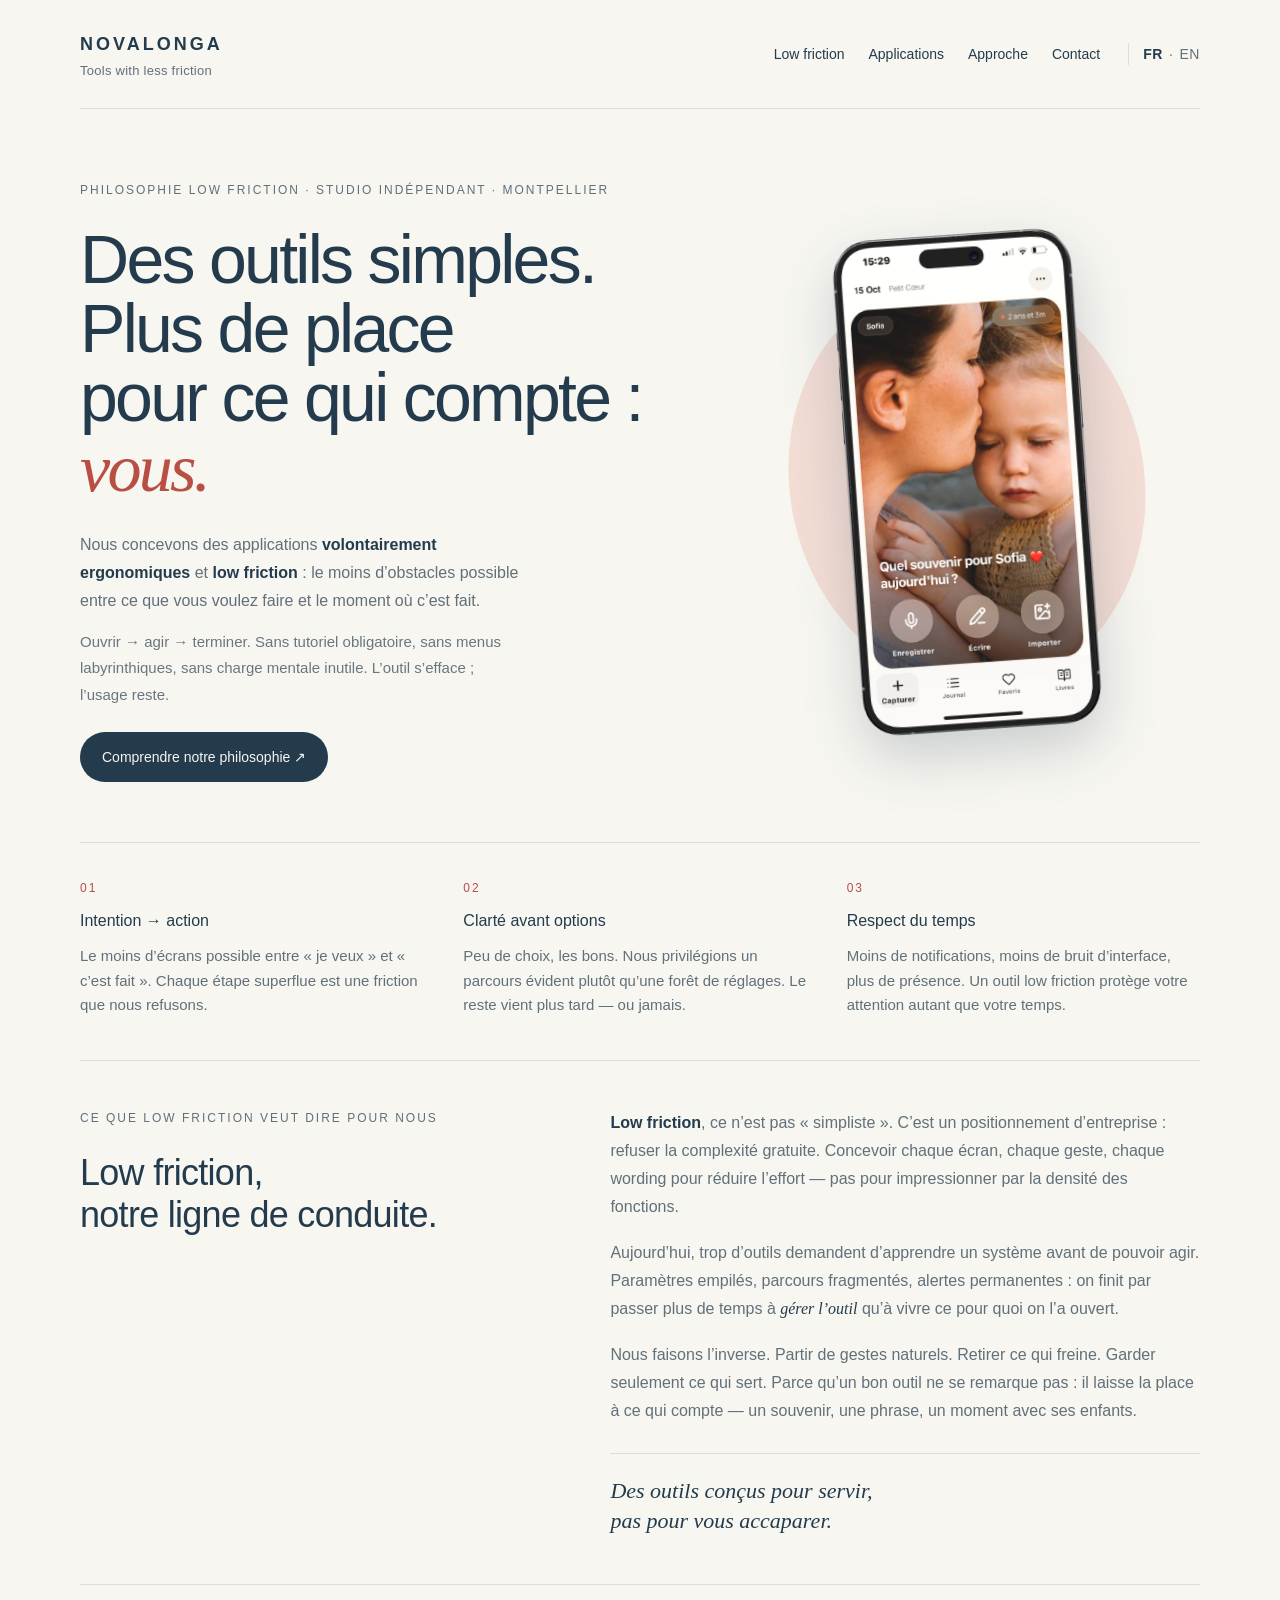
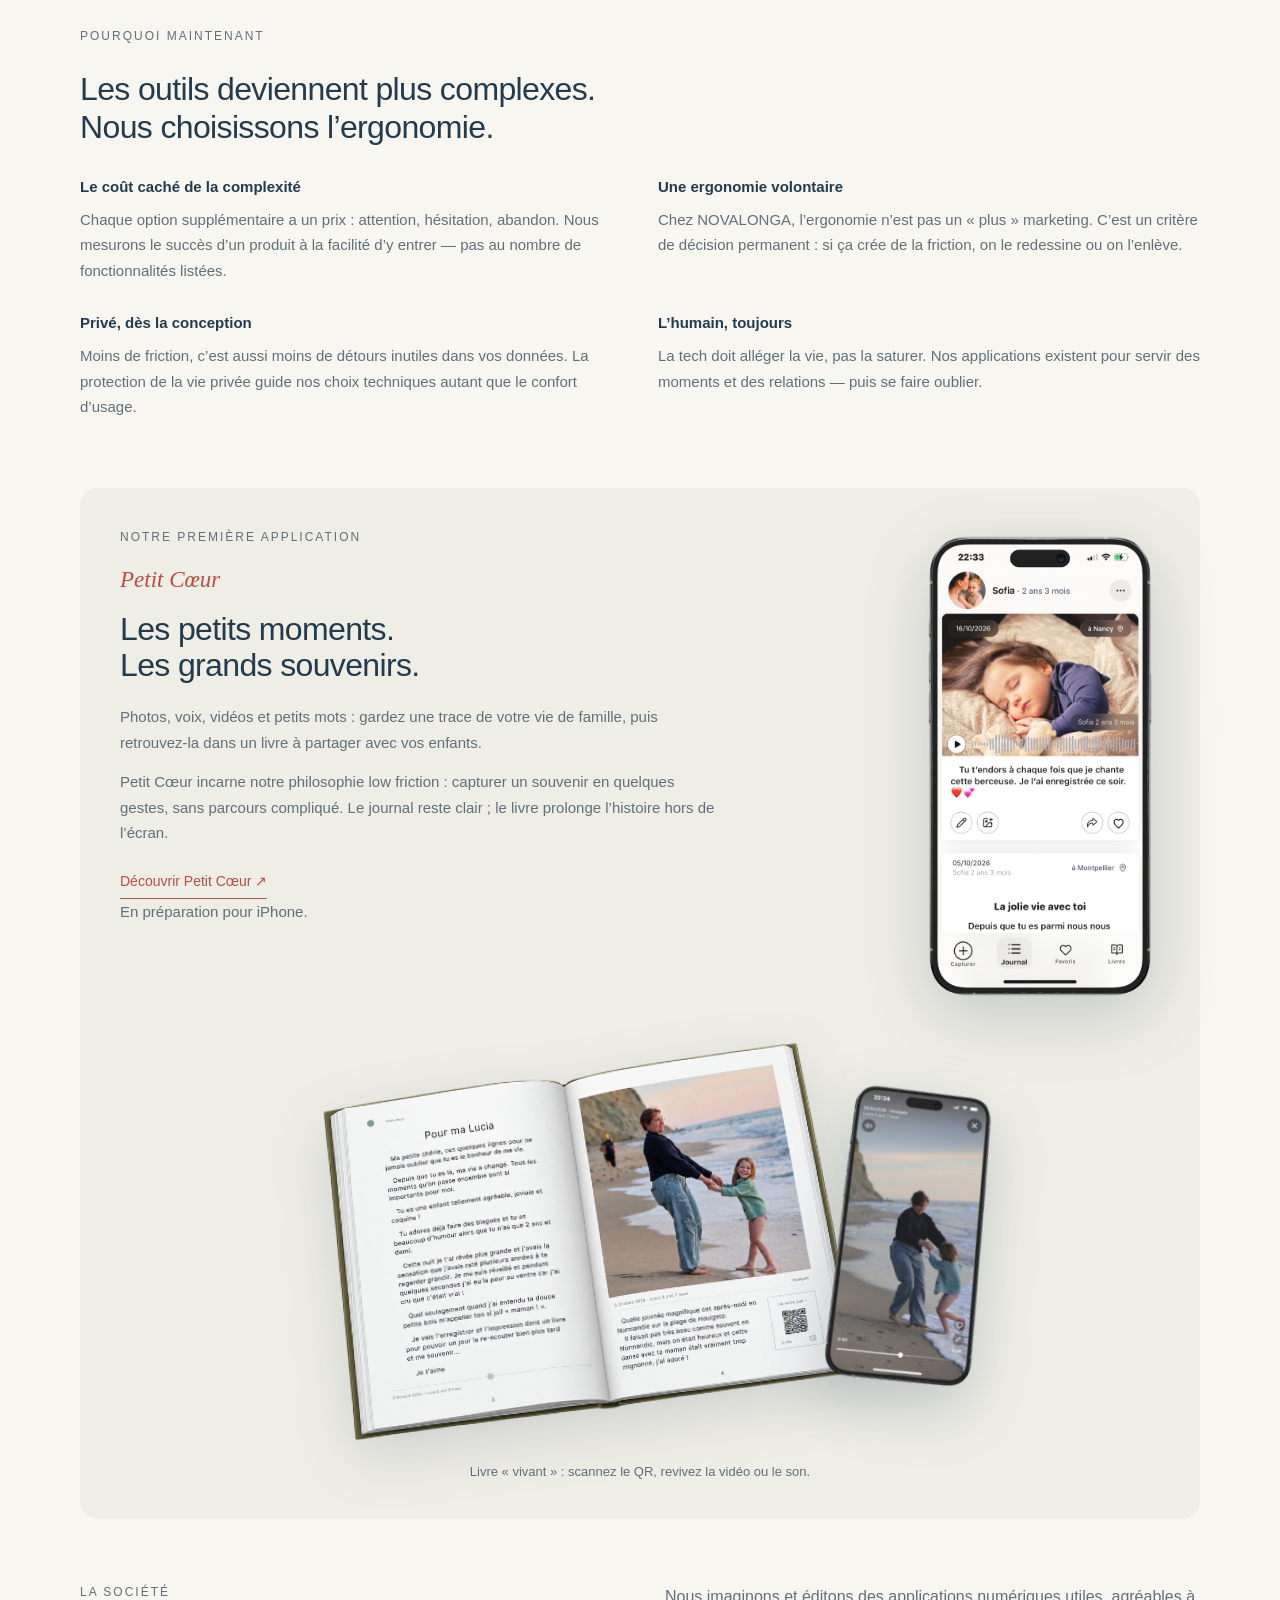
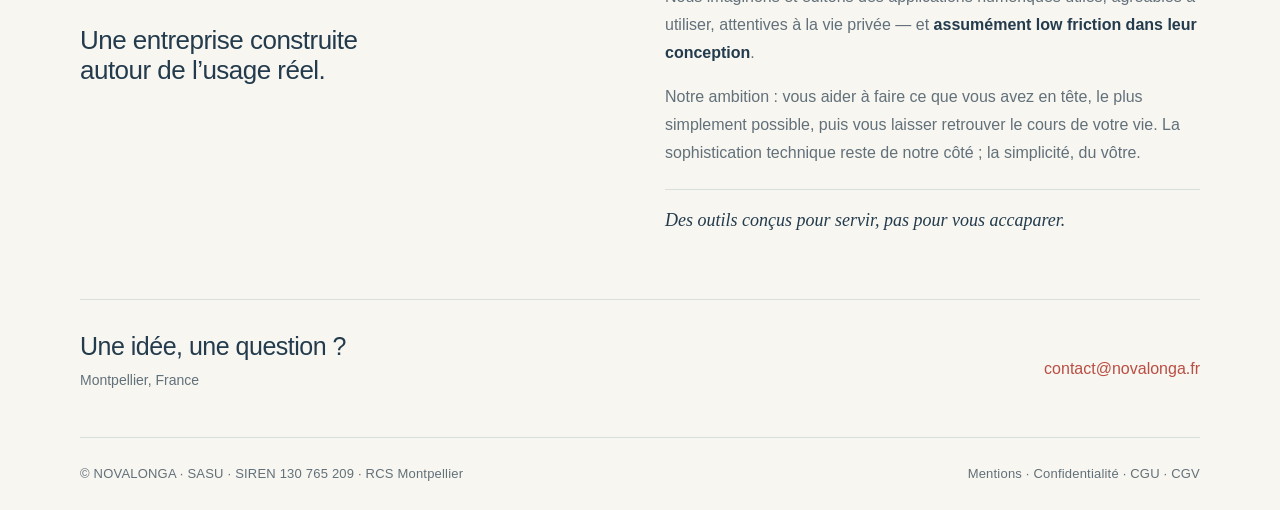
<file: index.html>
<!doctype html>
<html lang="fr">
  <head>
    <meta charset="utf-8" />
    <link rel="icon" href="/favicon.svg" type="image/svg+xml" />
    <link rel="icon" href="/favicon.ico" sizes="any" />
    <link rel="apple-touch-icon" href="/apple-touch-icon.png" />
    <meta name="viewport" content="width=device-width, initial-scale=1" />
    <title>NOVALONGA — Outils low friction · Montpellier</title>
    <meta
      name="description"
      content="NOVALONGA conçoit des applications volontairement ergonomiques et low friction. Moins d’obstacles entre l’intention et l’action. Éditeur de Petit Cœur. SASU à Montpellier."
    />
    <meta name="theme-color" content="#f7f6f1" />
    <link rel="canonical" href="https://novalonga.fr/" />
    <link rel="alternate" hreflang="fr" href="https://novalonga.fr/" />
    <link rel="alternate" hreflang="en" href="https://novalonga.fr/en/" />
    <link rel="stylesheet" href="css/site.css" />
  </head>
  <body>
    <div class="wrap">
      <header class="site-header">
        <a class="brand-block" href="#top">
          <span class="brand">NOVALONGA</span>
          <span class="brand-tag">Tools with less friction</span>
        </a>
        <nav class="site-nav" aria-label="Navigation">
          <a href="#low-friction">Low friction</a>
          <a href="#projet">Applications</a>
          <a href="#approche">Approche</a>
          <a href="#contact">Contact</a>
          <span class="lang-switch" aria-label="Langue">
            <span class="lang-current">FR</span>
            <span aria-hidden="true">·</span>
            <a href="en/index.html">EN</a>
          </span>
        </nav>
      </header>

      <main id="top">
        <section class="hero" aria-labelledby="hero-title">
          <div>
            <div class="eyebrow">
              Philosophie low friction · Studio indépendant · Montpellier
            </div>
            <h1 id="hero-title">
              Des outils simples.<br />
              Plus de place<br />
              pour ce qui compte : <em>vous.</em>
            </h1>
            <p class="hero-lead">
              Nous concevons des applications
              <strong>volontairement ergonomiques</strong> et
              <strong>low friction</strong> : le moins d’obstacles possible
              entre ce que vous voulez faire et le moment où c’est fait.
            </p>
            <p class="hero-sub">
              Ouvrir → agir → terminer. Sans tutoriel obligatoire, sans menus
              labyrinthiques, sans charge mentale inutile. L’outil s’efface ;
              l’usage reste.
            </p>
            <a class="action" href="#low-friction"
              >Comprendre notre philosophie ↗</a
            >
          </div>
          <div class="art">
            <div class="halo" aria-hidden="true"></div>
            <figure class="phone-frame">
              <img
                src="assets/hero-phone.png"
                width="678"
                height="1400"
                alt="Écran Petit Cœur : capturer un souvenir en trois gestes"
                loading="eager"
                decoding="async"
              />
            </figure>
          </div>
        </section>

        <section class="principles" aria-label="Nos principes low friction">
          <div>
            <span class="pillar-num" aria-hidden="true">01</span>
            <h3>Intention → action</h3>
            <p>
              Le moins d’écrans possible entre « je veux » et « c’est fait ».
              Chaque étape superflue est une friction que nous refusons.
            </p>
          </div>
          <div>
            <span class="pillar-num" aria-hidden="true">02</span>
            <h3>Clarté avant options</h3>
            <p>
              Peu de choix, les bons. Nous privilégions un parcours évident
              plutôt qu’une forêt de réglages. Le reste vient plus tard — ou
              jamais.
            </p>
          </div>
          <div>
            <span class="pillar-num" aria-hidden="true">03</span>
            <h3>Respect du temps</h3>
            <p>
              Moins de notifications, moins de bruit d’interface, plus de
              présence. Un outil low friction protège votre attention autant
              que votre temps.
            </p>
          </div>
        </section>

        <section
          class="manifesto"
          id="low-friction"
          aria-labelledby="manifesto-title"
        >
          <div class="manifesto-intro">
            <div class="eyebrow">Ce que low friction veut dire pour nous</div>
            <h2 id="manifesto-title">
              Low friction,<br />
              notre ligne de conduite.
            </h2>
          </div>
          <div class="manifesto-body">
            <p>
              <strong>Low friction</strong>, ce n’est pas « simpliste ». C’est
              un positionnement d’entreprise : refuser la complexité gratuite.
              Concevoir chaque écran, chaque geste, chaque wording pour réduire
              l’effort — pas pour impressionner par la densité des fonctions.
            </p>
            <p>
              Aujourd’hui, trop d’outils demandent d’apprendre un système avant
              de pouvoir agir. Paramètres empilés, parcours fragmentés, alertes
              permanentes : on finit par passer plus de temps à
              <em>gérer l’outil</em> qu’à vivre ce pour quoi on l’a ouvert.
            </p>
            <p>
              Nous faisons l’inverse. Partir de gestes naturels. Retirer ce qui
              freine. Garder seulement ce qui sert. Parce qu’un bon outil ne se
              remarque pas : il laisse la place à ce qui compte — un souvenir,
              une phrase, un moment avec ses enfants.
            </p>
            <p class="manifesto-pull">
              Des outils conçus pour servir,<br />
              pas pour vous accaparer.
            </p>
          </div>
        </section>

        <section class="why" aria-labelledby="why-title">
          <div>
            <div class="eyebrow">Pourquoi maintenant</div>
            <h2 id="why-title">
              Les outils deviennent plus complexes.<br />
              Nous choisissons l’ergonomie.
            </h2>
          </div>
          <div class="why-grid">
            <div>
              <h3>Le coût caché de la complexité</h3>
              <p>
                Chaque option supplémentaire a un prix : attention, hésitation,
                abandon. Nous mesurons le succès d’un produit à la facilité
                d’y entrer — pas au nombre de fonctionnalités listées.
              </p>
            </div>
            <div>
              <h3>Une ergonomie volontaire</h3>
              <p>
                Chez NOVALONGA, l’ergonomie n’est pas un « plus » marketing.
                C’est un critère de décision permanent : si ça crée de la
                friction, on le redessine ou on l’enlève.
              </p>
            </div>
            <div>
              <h3>Privé, dès la conception</h3>
              <p>
                Moins de friction, c’est aussi moins de détours inutiles dans
                vos données. La protection de la vie privée guide nos choix
                techniques autant que le confort d’usage.
              </p>
            </div>
            <div>
              <h3>L’humain, toujours</h3>
              <p>
                La tech doit alléger la vie, pas la saturer. Nos applications
                existent pour servir des moments et des relations — puis se
                faire oublier.
              </p>
            </div>
          </div>
        </section>

        <section class="project" id="projet" aria-labelledby="projet-title">
          <div class="project-top">
            <div class="project-copy">
              <div class="eyebrow">Notre première application</div>
              <div class="pc">Petit Cœur</div>
              <h2 id="projet-title">
                Les petits moments.<br />
                Les grands souvenirs.
              </h2>
              <p>
                Photos, voix, vidéos et petits mots : gardez une trace de votre
                vie de famille, puis retrouvez-la dans un livre à partager avec
                vos enfants.
              </p>
              <p class="project-extra">
                Petit Cœur incarne notre philosophie low friction : capturer un
                souvenir en quelques gestes, sans parcours compliqué. Le journal
                reste clair ; le livre prolonge l’histoire hors de l’écran.
              </p>
              <a
                class="project-link"
                href="https://petitcoeur.app"
                target="_blank"
                rel="noopener noreferrer"
                >Découvrir Petit Cœur ↗</a
              >
              <p class="project-note">En préparation pour iPhone.</p>
            </div>
            <figure class="app-phone">
              <img
                src="assets/pc-journal-phone.png"
                width="605"
                height="1200"
                alt="Journal Petit Cœur : souvenir avec audio berceuse"
                loading="lazy"
                decoding="async"
              />
            </figure>
          </div>
          <div
            class="project-bottom"
            aria-label="Livre vivant et lecture vidéo après scan du QR"
          >
            <figure class="book-photo">
              <img
                src="assets/pc-livre.png"
                width="1100"
                height="752"
                alt="Livre Petit Cœur ouvert : page droite avec photo et QR code"
                loading="lazy"
                decoding="async"
              />
            </figure>
            <figure class="video-phone">
              <img
                src="assets/pc-video-qr.png"
                width="792"
                height="1400"
                alt="Lecture vidéo sur mobile après scan du QR code du livre"
                loading="lazy"
                decoding="async"
              />
            </figure>
          </div>
          <p class="visual-caption">
            Livre « vivant » : scannez le QR, revivez la vidéo ou le son.
          </p>
        </section>

        <section class="about" id="approche" aria-labelledby="about-title">
          <div>
            <div class="eyebrow">La société</div>
            <h2 id="about-title">
              Une entreprise construite<br />
              autour de l’usage réel.
            </h2>
          </div>
          <div class="about-copy">
            <p>
              Nous imaginons et éditons des applications numériques utiles,
              agréables à utiliser, attentives à la vie privée — et
              <strong
                >assumément low friction dans leur conception</strong
              >.
            </p>
            <p>
              Notre ambition : vous aider à faire ce que vous avez en tête, le
              plus simplement possible, puis vous laisser retrouver le cours de
              votre vie. La sophistication technique reste de notre côté ; la
              simplicité, du vôtre.
            </p>
            <p class="signature">
              Des outils conçus pour servir, pas pour vous accaparer.
            </p>
          </div>
        </section>

        <section class="contact" id="contact" aria-labelledby="contact-title">
          <div>
            <h2 id="contact-title">Une idée, une question ?</h2>
            <p class="meta">Montpellier, France</p>
          </div>
          <div>
            <a class="mail" href="mailto:contact@novalonga.fr"
              >contact@novalonga.fr</a
            >
          </div>
        </section>
      </main>

      <footer class="site-footer">
        <span
          >© NOVALONGA · SASU · SIREN 130 765 209 · RCS Montpellier</span
        >
        <span>
          <a href="mentions-legales.html">Mentions</a>
          ·
          <a href="confidentialite.html">Confidentialité</a>
          ·
          <a href="cgu.html">CGU</a>
          ·
          <a href="cgv.html">CGV</a>
        </span>
      </footer>
    </div>
  </body>
</html>
</file>
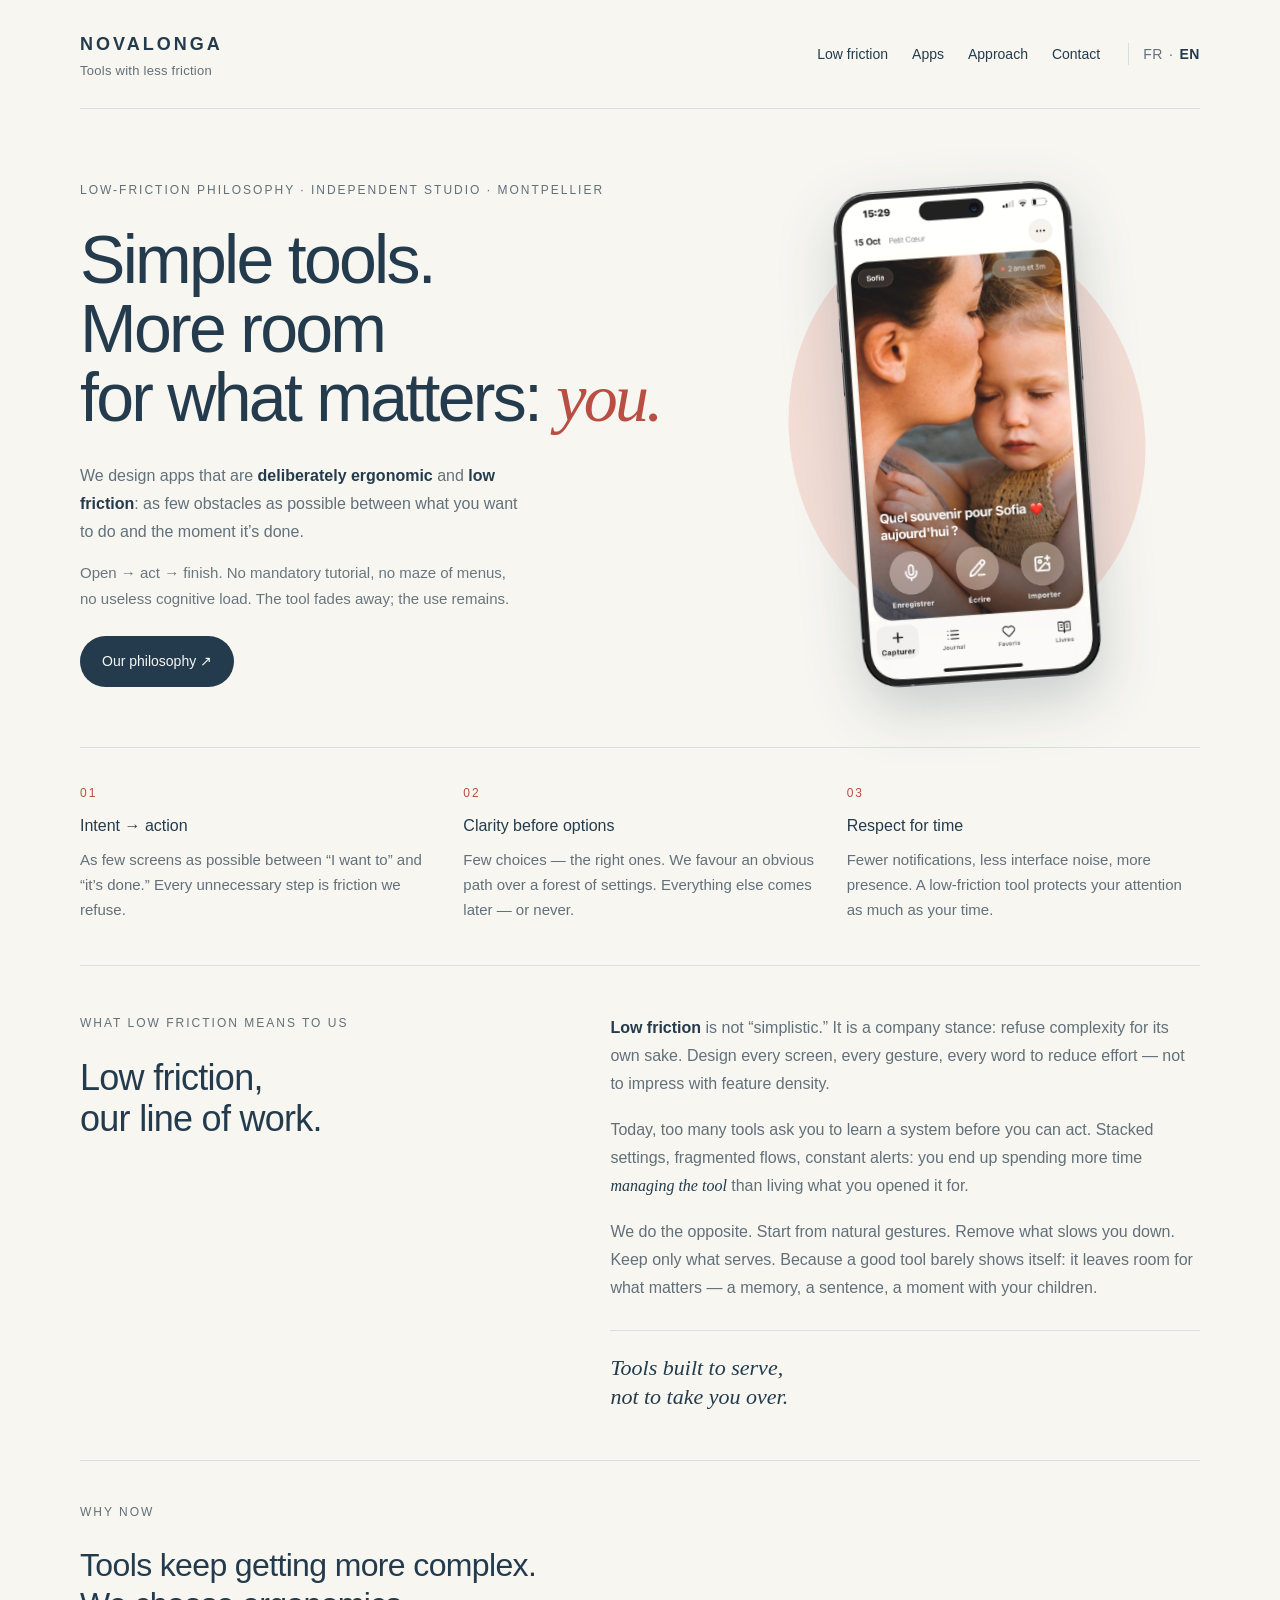
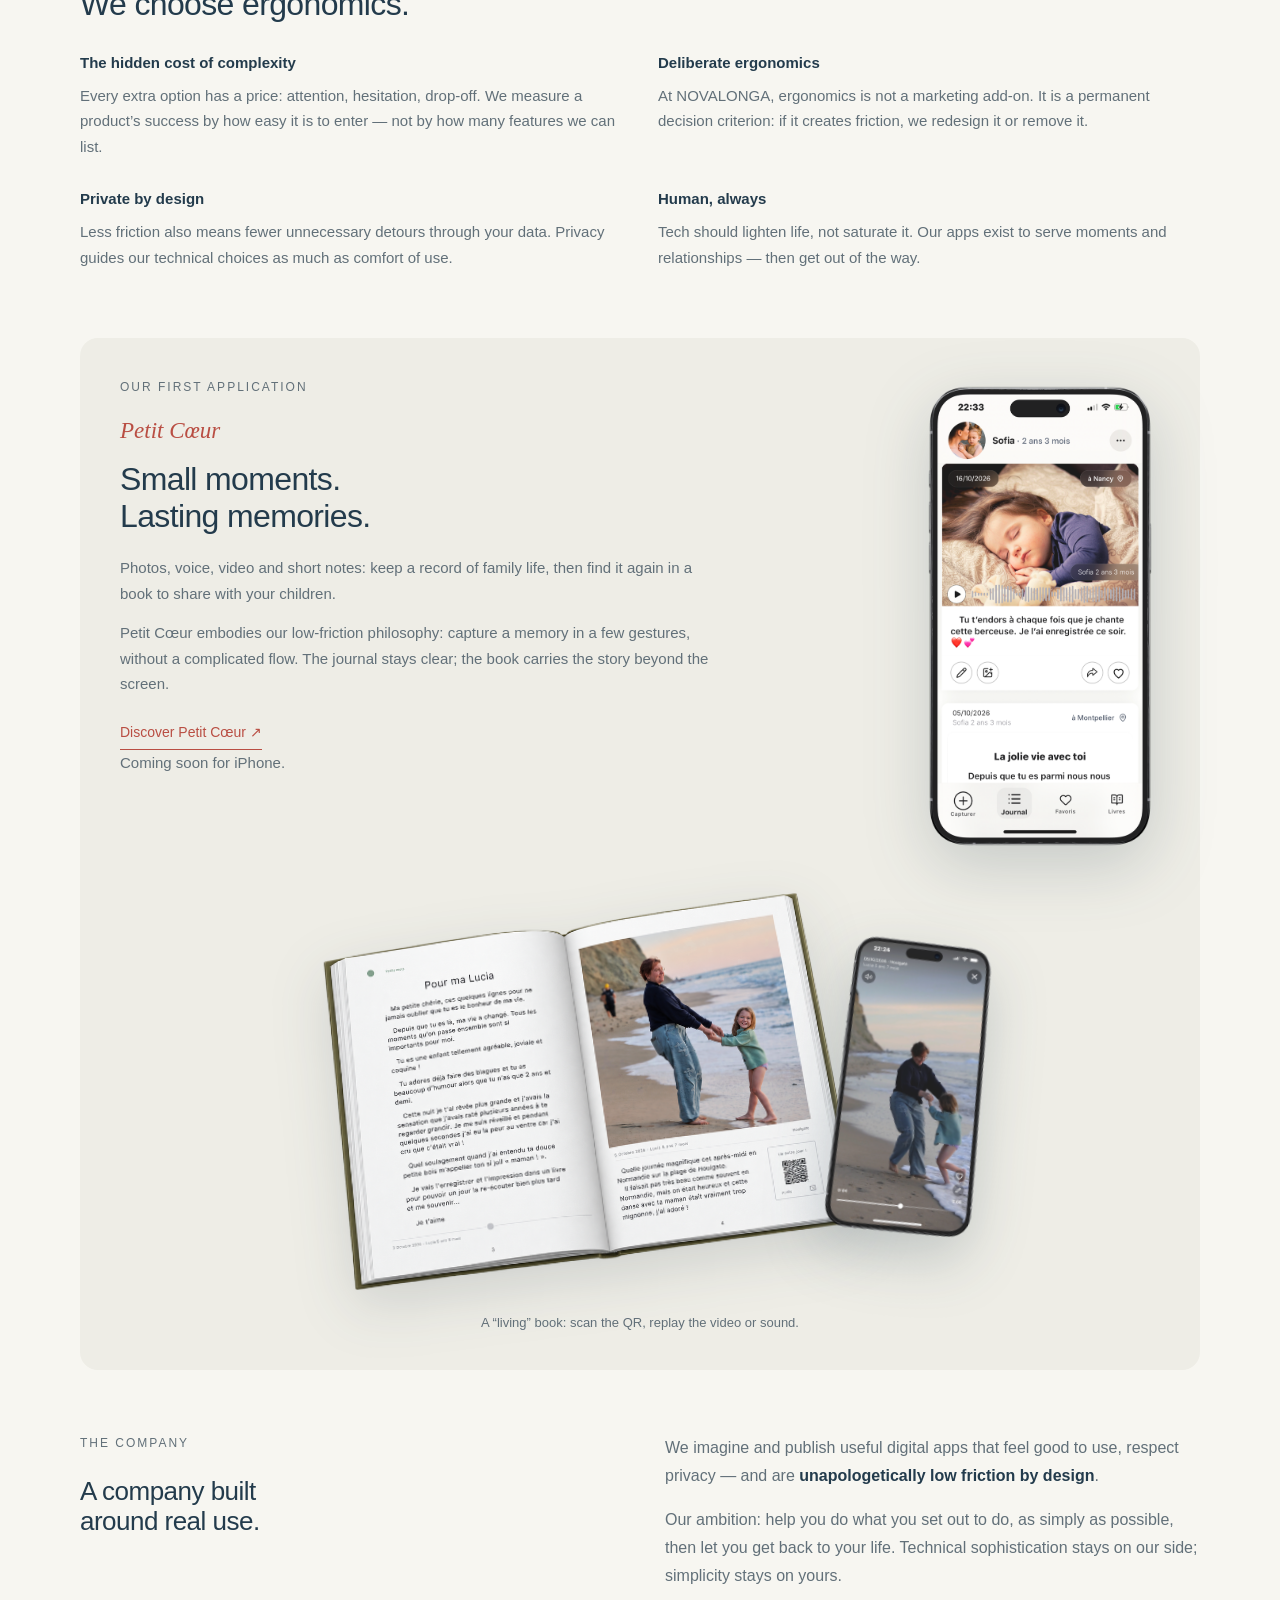
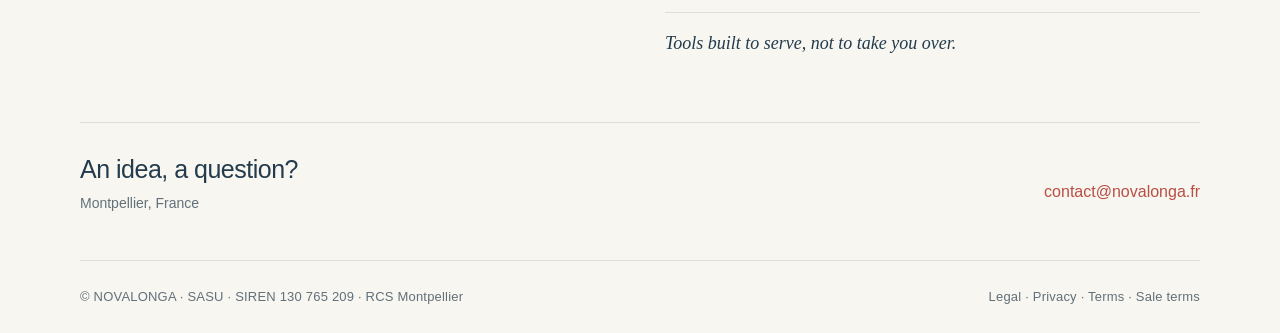
<file: en/index.html>
<!doctype html>
<html lang="en">
  <head>
    <meta charset="utf-8" />
    <link rel="icon" href="/favicon.svg" type="image/svg+xml" />
    <link rel="icon" href="/favicon.ico" sizes="any" />
    <link rel="apple-touch-icon" href="/apple-touch-icon.png" />
    <meta name="viewport" content="width=device-width, initial-scale=1" />
    <title>NOVALONGA — Tools with less friction · Montpellier</title>
    <meta
      name="description"
      content="NOVALONGA designs deliberately ergonomic, low-friction apps. Fewer obstacles between intent and action. Maker of Petit Cœur. Based in Montpellier, France."
    />
    <meta name="theme-color" content="#f7f6f1" />
    <link rel="canonical" href="https://novalonga.fr/en/" />
    <link rel="alternate" hreflang="fr" href="https://novalonga.fr/" />
    <link rel="alternate" hreflang="en" href="https://novalonga.fr/en/" />
    <link rel="stylesheet" href="../css/site.css" />
  </head>
  <body>
    <div class="wrap">
      <header class="site-header">
        <a class="brand-block" href="#top">
          <span class="brand">NOVALONGA</span>
          <span class="brand-tag">Tools with less friction</span>
        </a>
        <nav class="site-nav" aria-label="Primary">
          <a href="#low-friction">Low friction</a>
          <a href="#project">Apps</a>
          <a href="#approach">Approach</a>
          <a href="#contact">Contact</a>
          <span class="lang-switch" aria-label="Language">
            <a href="../index.html">FR</a>
            <span aria-hidden="true">·</span>
            <span class="lang-current">EN</span>
          </span>
        </nav>
      </header>

      <main id="top">
        <section class="hero" aria-labelledby="hero-title">
          <div>
            <div class="eyebrow">
              Low-friction philosophy · Independent studio · Montpellier
            </div>
            <h1 id="hero-title">
              Simple tools.<br />
              More room<br />
              for what matters: <em>you.</em>
            </h1>
            <p class="hero-lead">
              We design apps that are
              <strong>deliberately ergonomic</strong> and
              <strong>low friction</strong>: as few obstacles as possible
              between what you want to do and the moment it’s done.
            </p>
            <p class="hero-sub">
              Open → act → finish. No mandatory tutorial, no maze of menus, no
              useless cognitive load. The tool fades away; the use remains.
            </p>
            <a class="action" href="#low-friction"
              >Our philosophy ↗</a
            >
          </div>
          <div class="art">
            <div class="halo" aria-hidden="true"></div>
            <figure class="phone-frame">
              <img
                src="../assets/hero-phone.png"
                width="678"
                height="1400"
                alt="Petit Cœur screen: capture a memory in a few taps"
                loading="eager"
                decoding="async"
              />
            </figure>
          </div>
        </section>

        <section class="principles" aria-label="Low-friction principles">
          <div>
            <span class="pillar-num" aria-hidden="true">01</span>
            <h3>Intent → action</h3>
            <p>
              As few screens as possible between “I want to” and “it’s done.”
              Every unnecessary step is friction we refuse.
            </p>
          </div>
          <div>
            <span class="pillar-num" aria-hidden="true">02</span>
            <h3>Clarity before options</h3>
            <p>
              Few choices — the right ones. We favour an obvious path over a
              forest of settings. Everything else comes later — or never.
            </p>
          </div>
          <div>
            <span class="pillar-num" aria-hidden="true">03</span>
            <h3>Respect for time</h3>
            <p>
              Fewer notifications, less interface noise, more presence. A
              low-friction tool protects your attention as much as your time.
            </p>
          </div>
        </section>

        <section
          class="manifesto"
          id="low-friction"
          aria-labelledby="manifesto-title"
        >
          <div class="manifesto-intro">
            <div class="eyebrow">What low friction means to us</div>
            <h2 id="manifesto-title">
              Low friction,<br />
              our line of work.
            </h2>
          </div>
          <div class="manifesto-body">
            <p>
              <strong>Low friction</strong> is not “simplistic.” It is a company
              stance: refuse complexity for its own sake. Design every screen,
              every gesture, every word to reduce effort — not to impress with
              feature density.
            </p>
            <p>
              Today, too many tools ask you to learn a system before you can
              act. Stacked settings, fragmented flows, constant alerts: you end
              up spending more time
              <em>managing the tool</em> than living what you opened it for.
            </p>
            <p>
              We do the opposite. Start from natural gestures. Remove what
              slows you down. Keep only what serves. Because a good tool barely
              shows itself: it leaves room for what matters — a memory, a
              sentence, a moment with your children.
            </p>
            <p class="manifesto-pull">
              Tools built to serve,<br />
              not to take you over.
            </p>
          </div>
        </section>

        <section class="why" aria-labelledby="why-title">
          <div>
            <div class="eyebrow">Why now</div>
            <h2 id="why-title">
              Tools keep getting more complex.<br />
              We choose ergonomics.
            </h2>
          </div>
          <div class="why-grid">
            <div>
              <h3>The hidden cost of complexity</h3>
              <p>
                Every extra option has a price: attention, hesitation,
                drop-off. We measure a product’s success by how easy it is to
                enter — not by how many features we can list.
              </p>
            </div>
            <div>
              <h3>Deliberate ergonomics</h3>
              <p>
                At NOVALONGA, ergonomics is not a marketing add-on. It is a
                permanent decision criterion: if it creates friction, we
                redesign it or remove it.
              </p>
            </div>
            <div>
              <h3>Private by design</h3>
              <p>
                Less friction also means fewer unnecessary detours through your
                data. Privacy guides our technical choices as much as comfort
                of use.
              </p>
            </div>
            <div>
              <h3>Human, always</h3>
              <p>
                Tech should lighten life, not saturate it. Our apps exist to
                serve moments and relationships — then get out of the way.
              </p>
            </div>
          </div>
        </section>

        <section class="project" id="project" aria-labelledby="project-title">
          <div class="project-top">
            <div class="project-copy">
              <div class="eyebrow">Our first application</div>
              <div class="pc">Petit Cœur</div>
              <h2 id="project-title">
                Small moments.<br />
                Lasting memories.
              </h2>
              <p>
                Photos, voice, video and short notes: keep a record of family
                life, then find it again in a book to share with your children.
              </p>
              <p class="project-extra">
                Petit Cœur embodies our low-friction philosophy: capture a memory
                in a few gestures, without a complicated flow. The journal stays
                clear; the book carries the story beyond the screen.
              </p>
              <a
                class="project-link"
                href="https://petitcoeur.app"
                target="_blank"
                rel="noopener noreferrer"
                >Discover Petit Cœur ↗</a
              >
              <p class="project-note">Coming soon for iPhone.</p>
            </div>
            <figure class="app-phone">
              <img
                src="../assets/pc-journal-phone.png"
                width="605"
                height="1200"
                alt="Petit Cœur journal: memory with lullaby audio"
                loading="lazy"
                decoding="async"
              />
            </figure>
          </div>
          <div
            class="project-bottom"
            aria-label="Living book and video playback after scanning the QR"
          >
            <figure class="book-photo">
              <img
                src="../assets/pc-livre.png"
                width="1100"
                height="752"
                alt="Open Petit Cœur book: right page with photo and QR code"
                loading="lazy"
                decoding="async"
              />
            </figure>
            <figure class="video-phone">
              <img
                src="../assets/pc-video-qr.png"
                width="792"
                height="1400"
                alt="Mobile video playback after scanning the book QR code"
                loading="lazy"
                decoding="async"
              />
            </figure>
          </div>
          <p class="visual-caption">
            A “living” book: scan the QR, replay the video or sound.
          </p>
        </section>

        <section class="about" id="approach" aria-labelledby="about-title">
          <div>
            <div class="eyebrow">The company</div>
            <h2 id="about-title">
              A company built<br />
              around real use.
            </h2>
          </div>
          <div class="about-copy">
            <p>
              We imagine and publish useful digital apps that feel good to use,
              respect privacy — and are
              <strong>unapologetically low friction by design</strong>.
            </p>
            <p>
              Our ambition: help you do what you set out to do, as simply as
              possible, then let you get back to your life. Technical
              sophistication stays on our side; simplicity stays on yours.
            </p>
            <p class="signature">
              Tools built to serve, not to take you over.
            </p>
          </div>
        </section>

        <section class="contact" id="contact" aria-labelledby="contact-title">
          <div>
            <h2 id="contact-title">An idea, a question?</h2>
            <p class="meta">Montpellier, France</p>
          </div>
          <div>
            <a class="mail" href="mailto:contact@novalonga.fr"
              >contact@novalonga.fr</a
            >
          </div>
        </section>
      </main>

      <footer class="site-footer">
        <span
          >© NOVALONGA · SASU · SIREN 130 765 209 · RCS Montpellier</span
        >
        <span>
          <a href="legal-notice.html">Legal</a>
          ·
          <a href="privacy.html">Privacy</a>
          ·
          <a href="terms.html">Terms</a>
          ·
          <a href="terms-of-sale.html">Sale terms</a>
        </span>
      </footer>
    </div>
  </body>
</html>
</file>
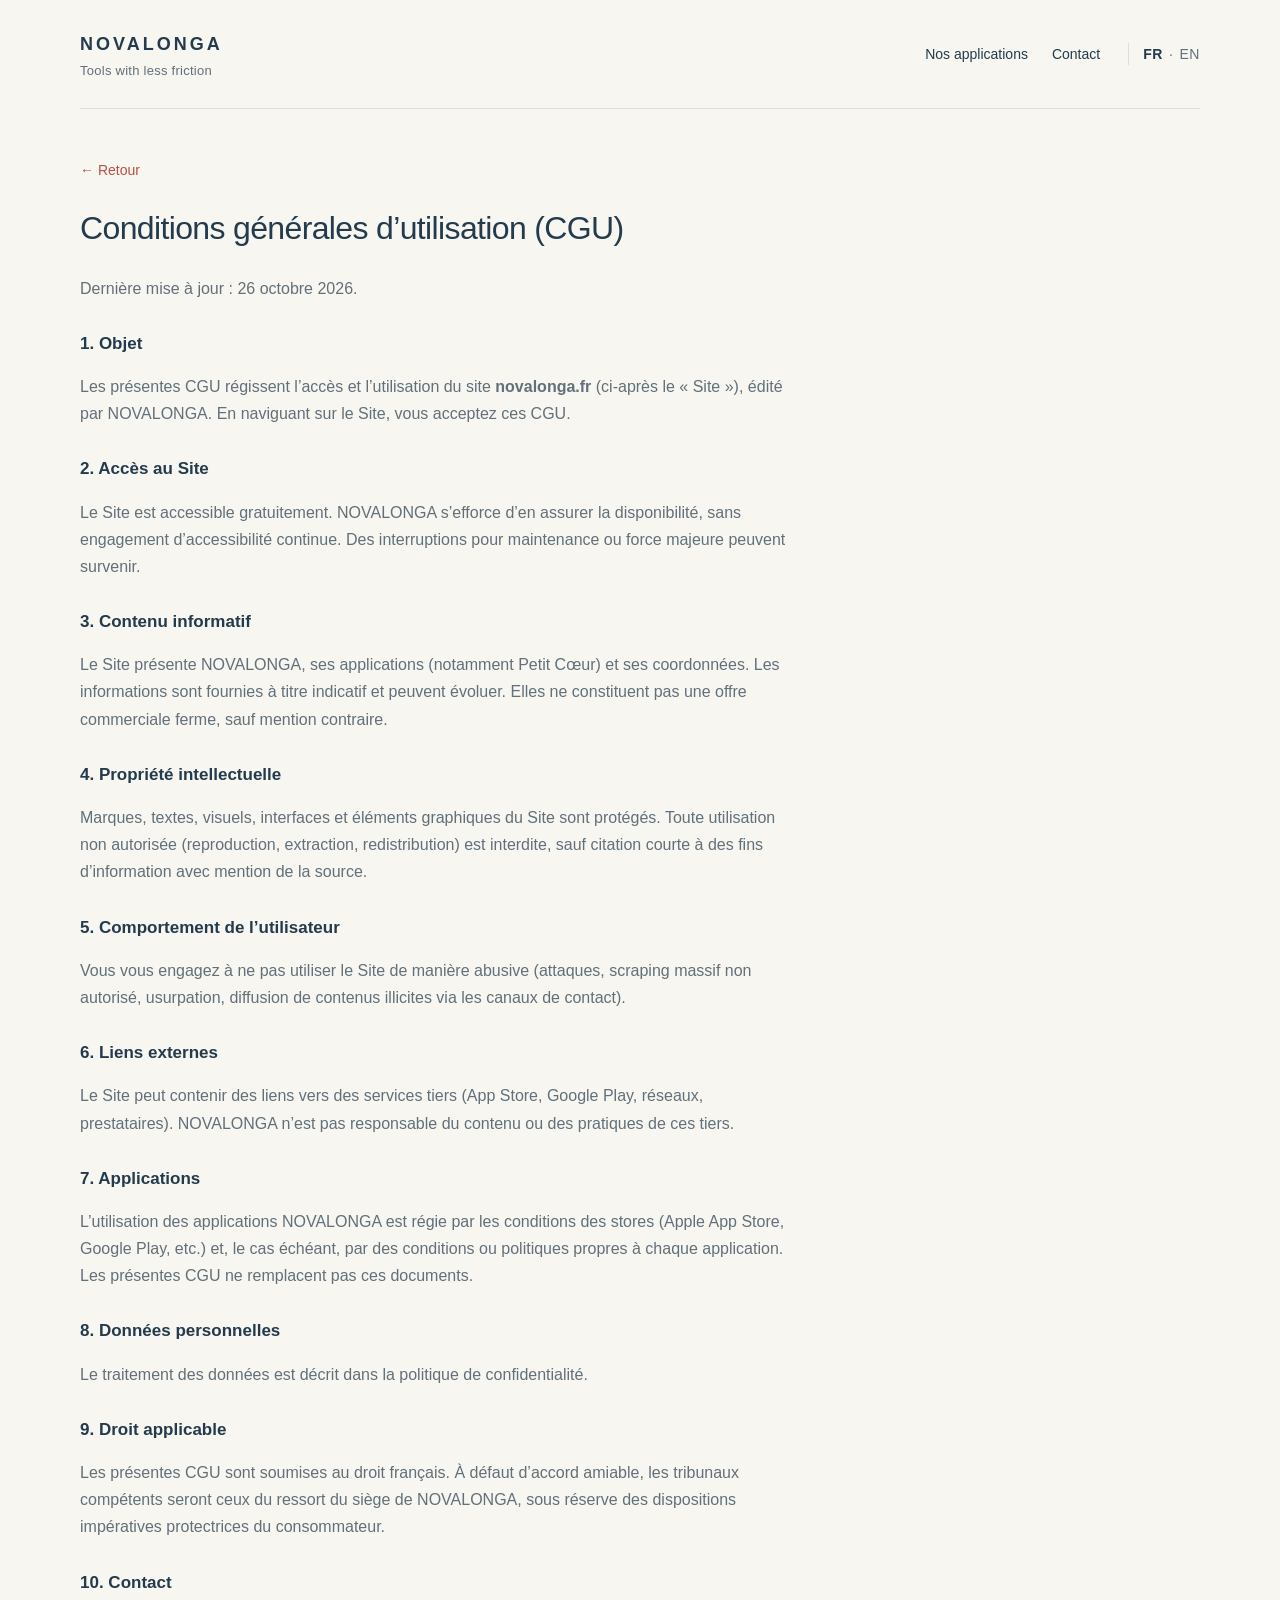
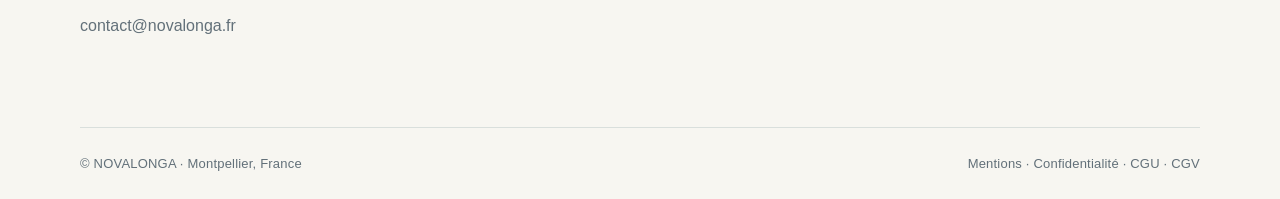
<file: cgu.html>
<!doctype html>
<html lang="fr">
  <head>
    <meta charset="utf-8" />
    <link rel="icon" href="/favicon.svg" type="image/svg+xml" />
    <link rel="icon" href="/favicon.ico" sizes="any" />
    <link rel="apple-touch-icon" href="/apple-touch-icon.png" />
    <meta name="viewport" content="width=device-width, initial-scale=1" />
    <title>Conditions générales d’utilisation — NOVALONGA</title>
    <meta name="robots" content="noindex" />
    <link rel="alternate" hreflang="fr" href="https://novalonga.fr/cgu.html" />
    <link rel="alternate" hreflang="en" href="https://novalonga.fr/en/terms.html" />
    <link rel="stylesheet" href="css/site.css" />
  </head>
  <body>
    <div class="wrap">
      <header class="site-header">
        <a class="brand-block" href="index.html">
          <span class="brand">NOVALONGA</span>
          <span class="brand-tag">Tools with less friction</span>
        </a>
        <nav class="site-nav" aria-label="Navigation">
          <a href="index.html#projet">Nos applications</a>
          <a href="index.html#contact">Contact</a>
          <span class="lang-switch" aria-label="Langue">
            <span class="lang-current">FR</span>
            <span aria-hidden="true">·</span>
            <a href="en/terms.html">EN</a>
          </span>
        </nav>
      </header>

      <main class="legal-page">
        <a class="back-link" href="index.html">← Retour</a>
        <h1>Conditions générales d’utilisation (CGU)</h1>
        <p>Dernière mise à jour : 26 octobre 2026.</p>

        <h2>1. Objet</h2>
        <p>
          Les présentes CGU régissent l’accès et l’utilisation du site
          <strong>novalonga.fr</strong> (ci-après le « Site »), édité par
          NOVALONGA. En naviguant sur le Site, vous acceptez ces CGU.
        </p>

        <h2>2. Accès au Site</h2>
        <p>
          Le Site est accessible gratuitement. NOVALONGA s’efforce d’en assurer
          la disponibilité, sans engagement d’accessibilité continue. Des
          interruptions pour maintenance ou force majeure peuvent survenir.
        </p>

        <h2>3. Contenu informatif</h2>
        <p>
          Le Site présente NOVALONGA, ses applications (notamment Petit Cœur) et
          ses coordonnées. Les informations sont fournies à titre indicatif et
          peuvent évoluer. Elles ne constituent pas une offre commerciale
          ferme, sauf mention contraire.
        </p>

        <h2>4. Propriété intellectuelle</h2>
        <p>
          Marques, textes, visuels, interfaces et éléments graphiques du Site
          sont protégés. Toute utilisation non autorisée (reproduction,
          extraction, redistribution) est interdite, sauf citation courte à des
          fins d’information avec mention de la source.
        </p>

        <h2>5. Comportement de l’utilisateur</h2>
        <p>
          Vous vous engagez à ne pas utiliser le Site de manière abusive
          (attaques, scraping massif non autorisé, usurpation, diffusion de
          contenus illicites via les canaux de contact).
        </p>

        <h2>6. Liens externes</h2>
        <p>
          Le Site peut contenir des liens vers des services tiers (App Store,
          Google Play, réseaux, prestataires). NOVALONGA n’est pas responsable
          du contenu ou des pratiques de ces tiers.
        </p>

        <h2>7. Applications</h2>
        <p>
          L’utilisation des applications NOVALONGA est régie par les conditions
          des stores (Apple App Store, Google Play, etc.) et, le cas échéant,
          par des conditions ou politiques propres à chaque application. Les
          présentes CGU ne remplacent pas ces documents.
        </p>

        <h2>8. Données personnelles</h2>
        <p>
          Le traitement des données est décrit dans la
          <a href="confidentialite.html">politique de confidentialité</a>.
        </p>

        <h2>9. Droit applicable</h2>
        <p>
          Les présentes CGU sont soumises au droit français. À défaut
          d’accord amiable, les tribunaux compétents seront ceux du ressort du
          siège de NOVALONGA, sous réserve des dispositions impératives
          protectrices du consommateur.
        </p>

        <h2>10. Contact</h2>
        <p>
          <a href="mailto:contact@novalonga.fr">contact@novalonga.fr</a>
        </p>
      </main>

      <footer class="site-footer">
        <span>© NOVALONGA · Montpellier, France</span>
        <span>
          <a href="mentions-legales.html">Mentions</a>
          ·
          <a href="confidentialite.html">Confidentialité</a>
          ·
          <a href="cgu.html">CGU</a>
          ·
          <a href="cgv.html">CGV</a>
        </span>
      </footer>
    </div>
  </body>
</html>
</file>
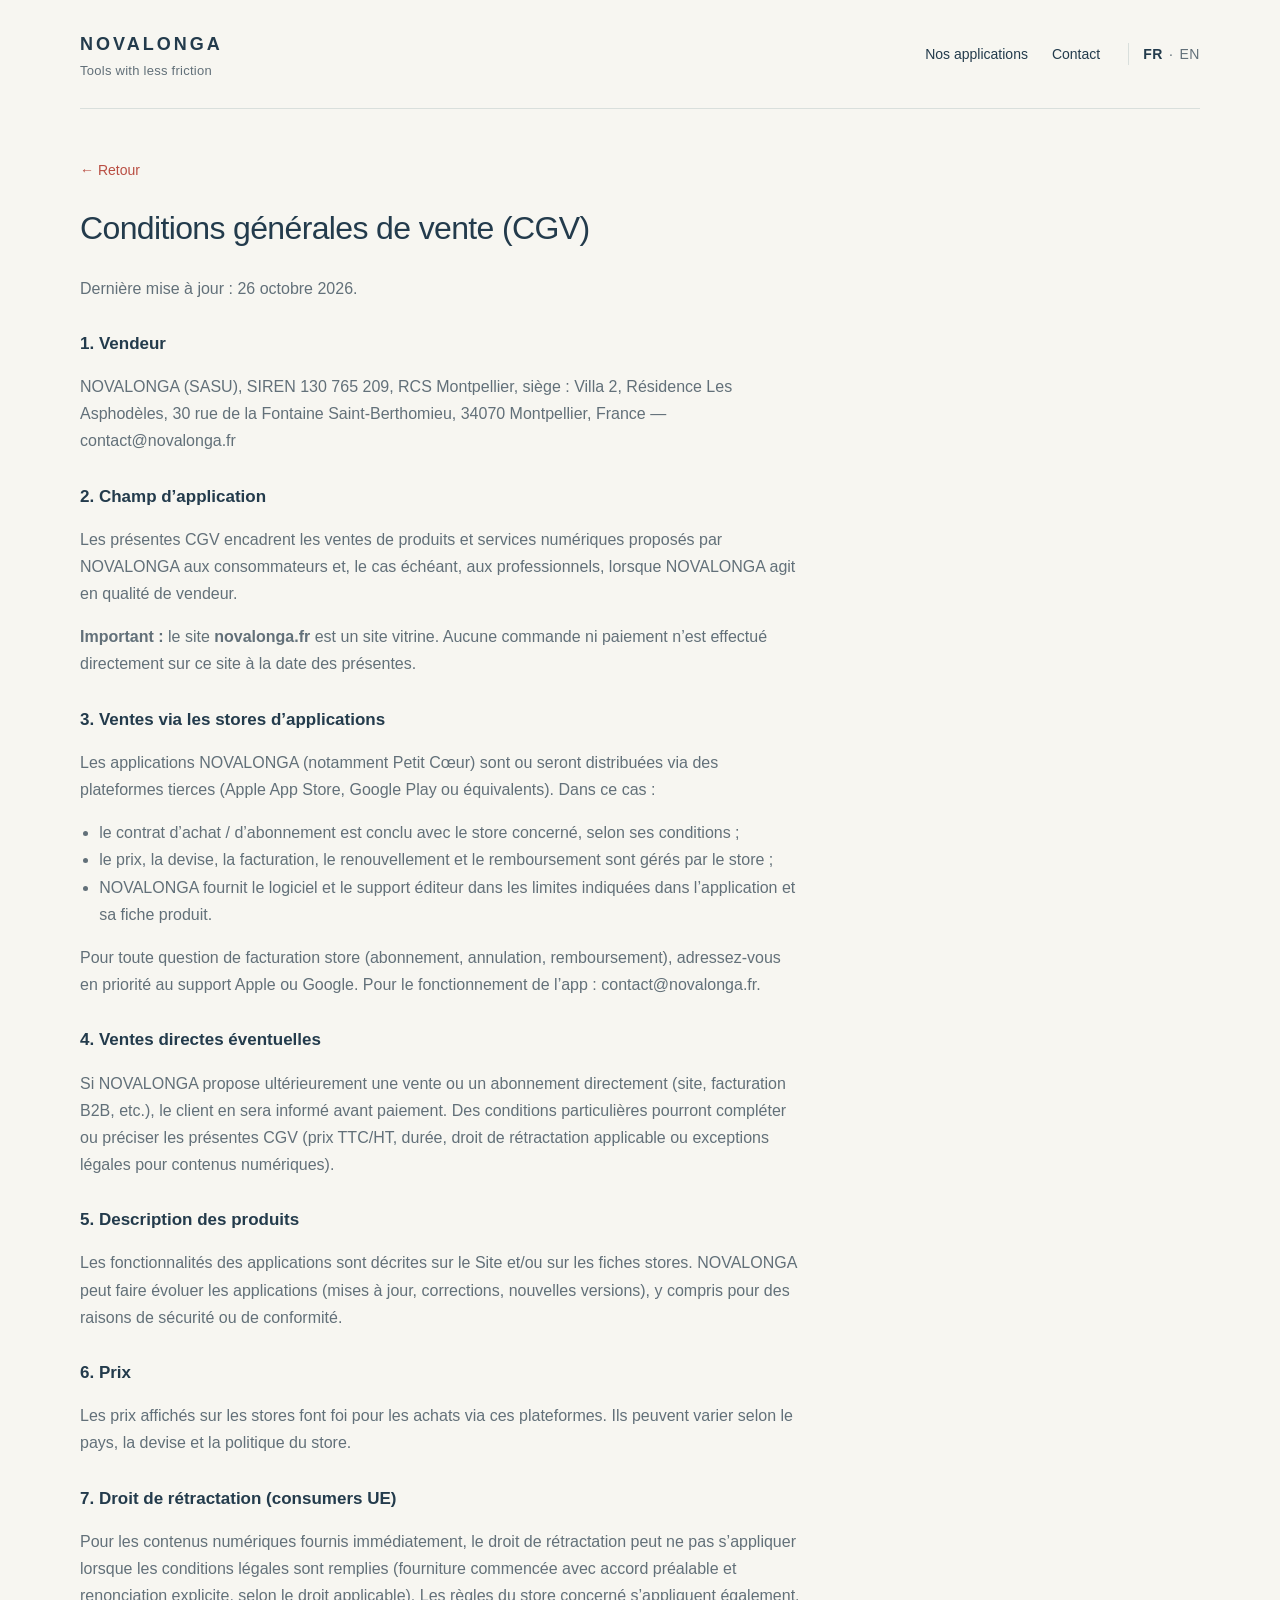
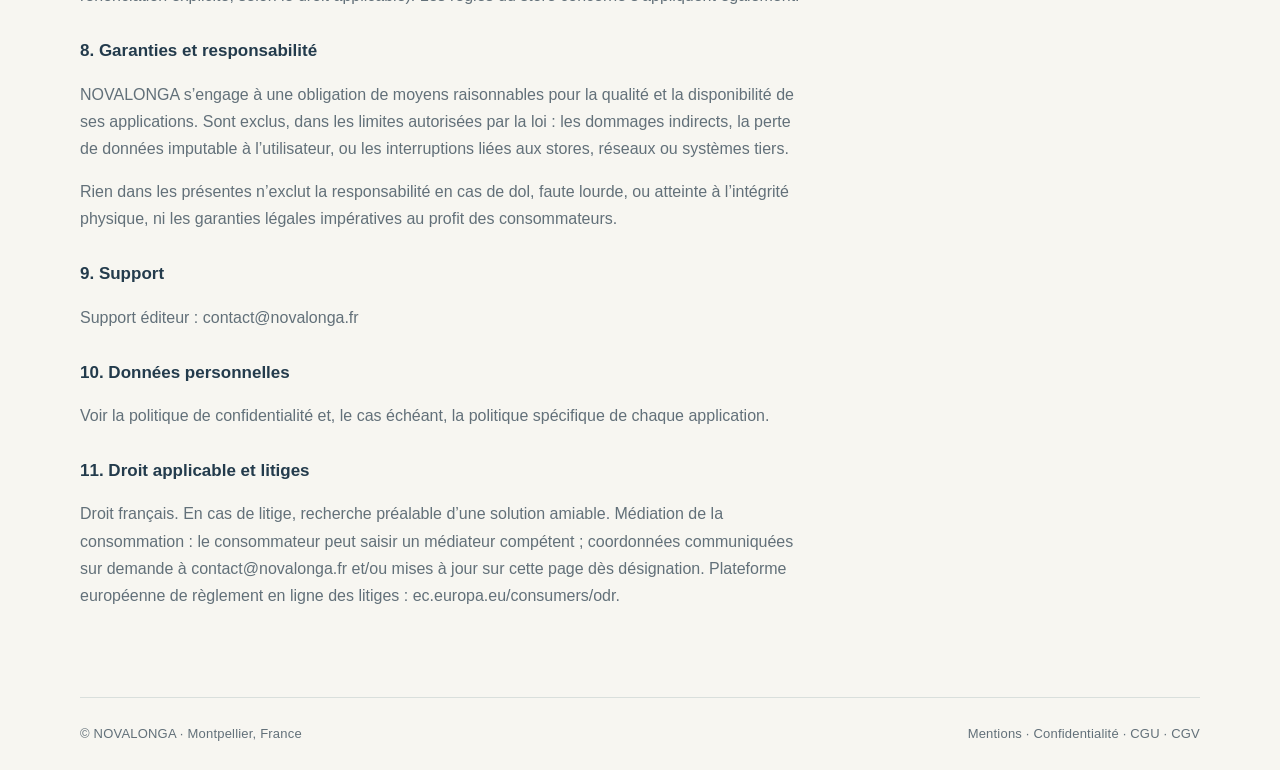
<file: cgv.html>
<!doctype html>
<html lang="fr">
  <head>
    <meta charset="utf-8" />
    <link rel="icon" href="/favicon.svg" type="image/svg+xml" />
    <link rel="icon" href="/favicon.ico" sizes="any" />
    <link rel="apple-touch-icon" href="/apple-touch-icon.png" />
    <meta name="viewport" content="width=device-width, initial-scale=1" />
    <title>Conditions générales de vente — NOVALONGA</title>
    <meta name="robots" content="noindex" />
    <link rel="alternate" hreflang="fr" href="https://novalonga.fr/cgv.html" />
    <link rel="alternate" hreflang="en" href="https://novalonga.fr/en/terms-of-sale.html" />
    <link rel="stylesheet" href="css/site.css" />
  </head>
  <body>
    <div class="wrap">
      <header class="site-header">
        <a class="brand-block" href="index.html">
          <span class="brand">NOVALONGA</span>
          <span class="brand-tag">Tools with less friction</span>
        </a>
        <nav class="site-nav" aria-label="Navigation">
          <a href="index.html#projet">Nos applications</a>
          <a href="index.html#contact">Contact</a>
          <span class="lang-switch" aria-label="Langue">
            <span class="lang-current">FR</span>
            <span aria-hidden="true">·</span>
            <a href="en/terms-of-sale.html">EN</a>
          </span>
        </nav>
      </header>

      <main class="legal-page">
        <a class="back-link" href="index.html">← Retour</a>
        <h1>Conditions générales de vente (CGV)</h1>
        <p>Dernière mise à jour : 26 octobre 2026.</p>

        <h2>1. Vendeur</h2>
        <p>
          NOVALONGA (SASU), SIREN 130&nbsp;765&nbsp;209, RCS Montpellier,
          siège : Villa 2, Résidence Les Asphodèles, 30 rue de la Fontaine
          Saint-Berthomieu, 34070 Montpellier, France —
          <a href="mailto:contact@novalonga.fr">contact@novalonga.fr</a>
        </p>

        <h2>2. Champ d’application</h2>
        <p>
          Les présentes CGV encadrent les ventes de produits et services
          numériques proposés par NOVALONGA aux consommateurs et, le cas
          échéant, aux professionnels, lorsque NOVALONGA agit en qualité de
          vendeur.
        </p>
        <p>
          <strong>Important :</strong> le site
          <strong>novalonga.fr</strong> est un site vitrine. Aucune commande ni
          paiement n’est effectué directement sur ce site à la date des
          présentes.
        </p>

        <h2>3. Ventes via les stores d’applications</h2>
        <p>
          Les applications NOVALONGA (notamment Petit Cœur) sont ou seront
          distribuées via des plateformes tierces (Apple App Store, Google Play
          ou équivalents). Dans ce cas :
        </p>
        <ul>
          <li>
            le contrat d’achat / d’abonnement est conclu avec le store
            concerné, selon ses conditions ;
          </li>
          <li>
            le prix, la devise, la facturation, le renouvellement et le
            remboursement sont gérés par le store ;
          </li>
          <li>
            NOVALONGA fournit le logiciel et le support éditeur dans les limites
            indiquées dans l’application et sa fiche produit.
          </li>
        </ul>
        <p>
          Pour toute question de facturation store (abonnement, annulation,
          remboursement), adressez-vous en priorité au support Apple ou Google.
          Pour le fonctionnement de l’app : contact@novalonga.fr.
        </p>

        <h2>4. Ventes directes éventuelles</h2>
        <p>
          Si NOVALONGA propose ultérieurement une vente ou un abonnement
          directement (site, facturation B2B, etc.), le client en sera informé
          avant paiement. Des conditions particulières pourront compléter ou
          préciser les présentes CGV (prix TTC/HT, durée, droit de rétractation
          applicable ou exceptions légales pour contenus numériques).
        </p>

        <h2>5. Description des produits</h2>
        <p>
          Les fonctionnalités des applications sont décrites sur le Site et/ou
          sur les fiches stores. NOVALONGA peut faire évoluer les applications
          (mises à jour, corrections, nouvelles versions), y compris pour des
          raisons de sécurité ou de conformité.
        </p>

        <h2>6. Prix</h2>
        <p>
          Les prix affichés sur les stores font foi pour les achats via ces
          plateformes. Ils peuvent varier selon le pays, la devise et la
          politique du store.
        </p>

        <h2>7. Droit de rétractation (consumers UE)</h2>
        <p>
          Pour les contenus numériques fournis immédiatement, le droit de
          rétractation peut ne pas s’appliquer lorsque les conditions légales
          sont remplies (fourniture commencée avec accord préalable et
          renonciation explicite, selon le droit applicable). Les règles du
          store concerné s’appliquent également.
        </p>

        <h2>8. Garanties et responsabilité</h2>
        <p>
          NOVALONGA s’engage à une obligation de moyens raisonnables pour la
          qualité et la disponibilité de ses applications. Sont exclus, dans
          les limites autorisées par la loi : les dommages indirects, la perte
          de données imputable à l’utilisateur, ou les interruptions liées aux
          stores, réseaux ou systèmes tiers.
        </p>
        <p>
          Rien dans les présentes n’exclut la responsabilité en cas de dol,
          faute lourde, ou atteinte à l’intégrité physique, ni les garanties
          légales impératives au profit des consommateurs.
        </p>

        <h2>9. Support</h2>
        <p>
          Support éditeur :
          <a href="mailto:contact@novalonga.fr">contact@novalonga.fr</a>
        </p>

        <h2>10. Données personnelles</h2>
        <p>
          Voir la
          <a href="confidentialite.html">politique de confidentialité</a>
          et, le cas échéant, la politique spécifique de chaque application.
        </p>

        <h2>11. Droit applicable et litiges</h2>
        <p>
          Droit français. En cas de litige, recherche préalable d’une solution
          amiable. Médiation de la consommation : le consommateur peut saisir
          un médiateur compétent ; coordonnées communiquées sur demande à
          contact@novalonga.fr et/ou mises à jour sur cette page dès
          désignation. Plateforme européenne de règlement en ligne des litiges :
          <a
            href="https://ec.europa.eu/consumers/odr"
            target="_blank"
            rel="noopener noreferrer"
            >ec.europa.eu/consumers/odr</a
          >.
        </p>
      </main>

      <footer class="site-footer">
        <span>© NOVALONGA · Montpellier, France</span>
        <span>
          <a href="mentions-legales.html">Mentions</a>
          ·
          <a href="confidentialite.html">Confidentialité</a>
          ·
          <a href="cgu.html">CGU</a>
          ·
          <a href="cgv.html">CGV</a>
        </span>
      </footer>
    </div>
  </body>
</html>
</file>
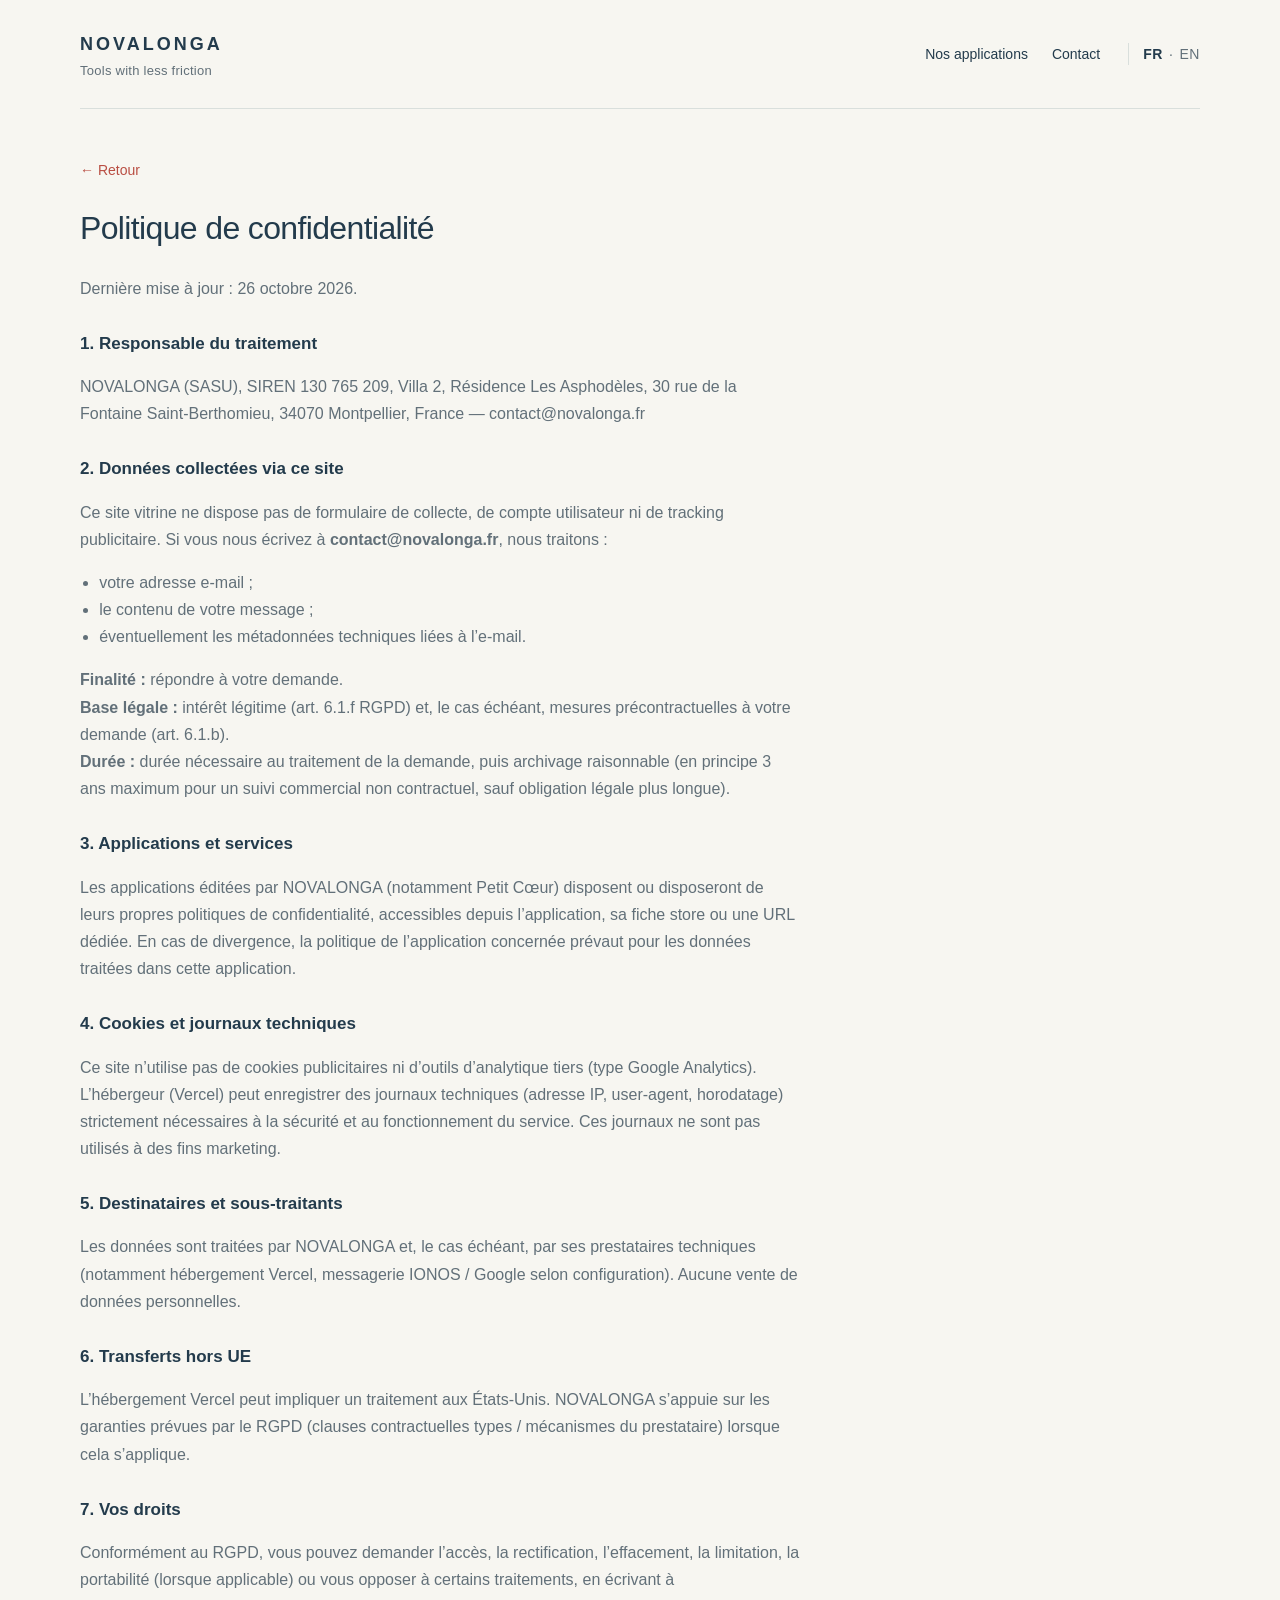
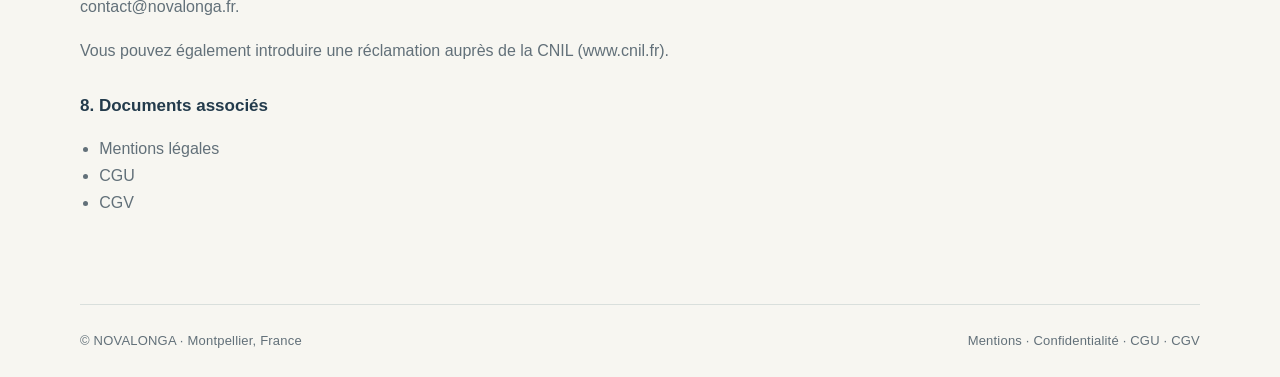
<file: confidentialite.html>
<!doctype html>
<html lang="fr">
  <head>
    <meta charset="utf-8" />
    <link rel="icon" href="/favicon.svg" type="image/svg+xml" />
    <link rel="icon" href="/favicon.ico" sizes="any" />
    <link rel="apple-touch-icon" href="/apple-touch-icon.png" />
    <meta name="viewport" content="width=device-width, initial-scale=1" />
    <title>Politique de confidentialité — NOVALONGA</title>
    <meta name="robots" content="noindex" />
    <link rel="alternate" hreflang="fr" href="https://novalonga.fr/confidentialite.html" />
    <link rel="alternate" hreflang="en" href="https://novalonga.fr/en/privacy.html" />
    <link rel="stylesheet" href="css/site.css" />
  </head>
  <body>
    <div class="wrap">
      <header class="site-header">
        <a class="brand-block" href="index.html">
          <span class="brand">NOVALONGA</span>
          <span class="brand-tag">Tools with less friction</span>
        </a>
        <nav class="site-nav" aria-label="Navigation">
          <a href="index.html#projet">Nos applications</a>
          <a href="index.html#contact">Contact</a>
          <span class="lang-switch" aria-label="Langue">
            <span class="lang-current">FR</span>
            <span aria-hidden="true">·</span>
            <a href="en/privacy.html">EN</a>
          </span>
        </nav>
      </header>

      <main class="legal-page">
        <a class="back-link" href="index.html">← Retour</a>
        <h1>Politique de confidentialité</h1>
        <p>Dernière mise à jour : 26 octobre 2026.</p>

        <h2>1. Responsable du traitement</h2>
        <p>
          NOVALONGA (SASU), SIREN 130&nbsp;765&nbsp;209, Villa 2, Résidence Les
          Asphodèles, 30 rue de la Fontaine Saint-Berthomieu, 34070 Montpellier,
          France —
          <a href="mailto:contact@novalonga.fr">contact@novalonga.fr</a>
        </p>

        <h2>2. Données collectées via ce site</h2>
        <p>
          Ce site vitrine ne dispose pas de formulaire de collecte, de compte
          utilisateur ni de tracking publicitaire. Si vous nous écrivez à
          <strong>contact@novalonga.fr</strong>, nous traitons :
        </p>
        <ul>
          <li>votre adresse e-mail ;</li>
          <li>le contenu de votre message ;</li>
          <li>éventuellement les métadonnées techniques liées à l’e-mail.</li>
        </ul>
        <p>
          <strong>Finalité :</strong> répondre à votre demande.<br />
          <strong>Base légale :</strong> intérêt légitime (art. 6.1.f RGPD) et,
          le cas échéant, mesures précontractuelles à votre demande
          (art. 6.1.b).<br />
          <strong>Durée :</strong> durée nécessaire au traitement de la demande,
          puis archivage raisonnable (en principe 3 ans maximum pour un suivi
          commercial non contractuel, sauf obligation légale plus longue).
        </p>

        <h2>3. Applications et services</h2>
        <p>
          Les applications éditées par NOVALONGA (notamment Petit Cœur)
          disposent ou disposeront de leurs propres politiques de
          confidentialité, accessibles depuis l’application, sa fiche store ou
          une URL dédiée. En cas de divergence, la politique de l’application
          concernée prévaut pour les données traitées dans cette application.
        </p>

        <h2>4. Cookies et journaux techniques</h2>
        <p>
          Ce site n’utilise pas de cookies publicitaires ni d’outils
          d’analytique tiers (type Google Analytics). L’hébergeur (Vercel) peut
          enregistrer des journaux techniques (adresse IP, user-agent, horodatage)
          strictement nécessaires à la sécurité et au fonctionnement du service.
          Ces journaux ne sont pas utilisés à des fins marketing.
        </p>

        <h2>5. Destinataires et sous-traitants</h2>
        <p>
          Les données sont traitées par NOVALONGA et, le cas échéant, par ses
          prestataires techniques (notamment hébergement Vercel, messagerie
          IONOS / Google selon configuration). Aucune vente de données
          personnelles.
        </p>

        <h2>6. Transferts hors UE</h2>
        <p>
          L’hébergement Vercel peut impliquer un traitement aux États-Unis.
          NOVALONGA s’appuie sur les garanties prévues par le RGPD (clauses
          contractuelles types / mécanismes du prestataire) lorsque cela
          s’applique.
        </p>

        <h2>7. Vos droits</h2>
        <p>
          Conformément au RGPD, vous pouvez demander l’accès, la rectification,
          l’effacement, la limitation, la portabilité (lorsque applicable) ou
          vous opposer à certains traitements, en écrivant à
          <a href="mailto:contact@novalonga.fr">contact@novalonga.fr</a>.
        </p>
        <p>
          Vous pouvez également introduire une réclamation auprès de la CNIL
          (<a href="https://www.cnil.fr" target="_blank" rel="noopener noreferrer"
            >www.cnil.fr</a
          >).
        </p>

        <h2>8. Documents associés</h2>
        <ul>
          <li><a href="mentions-legales.html">Mentions légales</a></li>
          <li><a href="cgu.html">CGU</a></li>
          <li><a href="cgv.html">CGV</a></li>
        </ul>
      </main>

      <footer class="site-footer">
        <span>© NOVALONGA · Montpellier, France</span>
        <span>
          <a href="mentions-legales.html">Mentions</a>
          ·
          <a href="confidentialite.html">Confidentialité</a>
          ·
          <a href="cgu.html">CGU</a>
          ·
          <a href="cgv.html">CGV</a>
        </span>
      </footer>
    </div>
  </body>
</html>
</file>
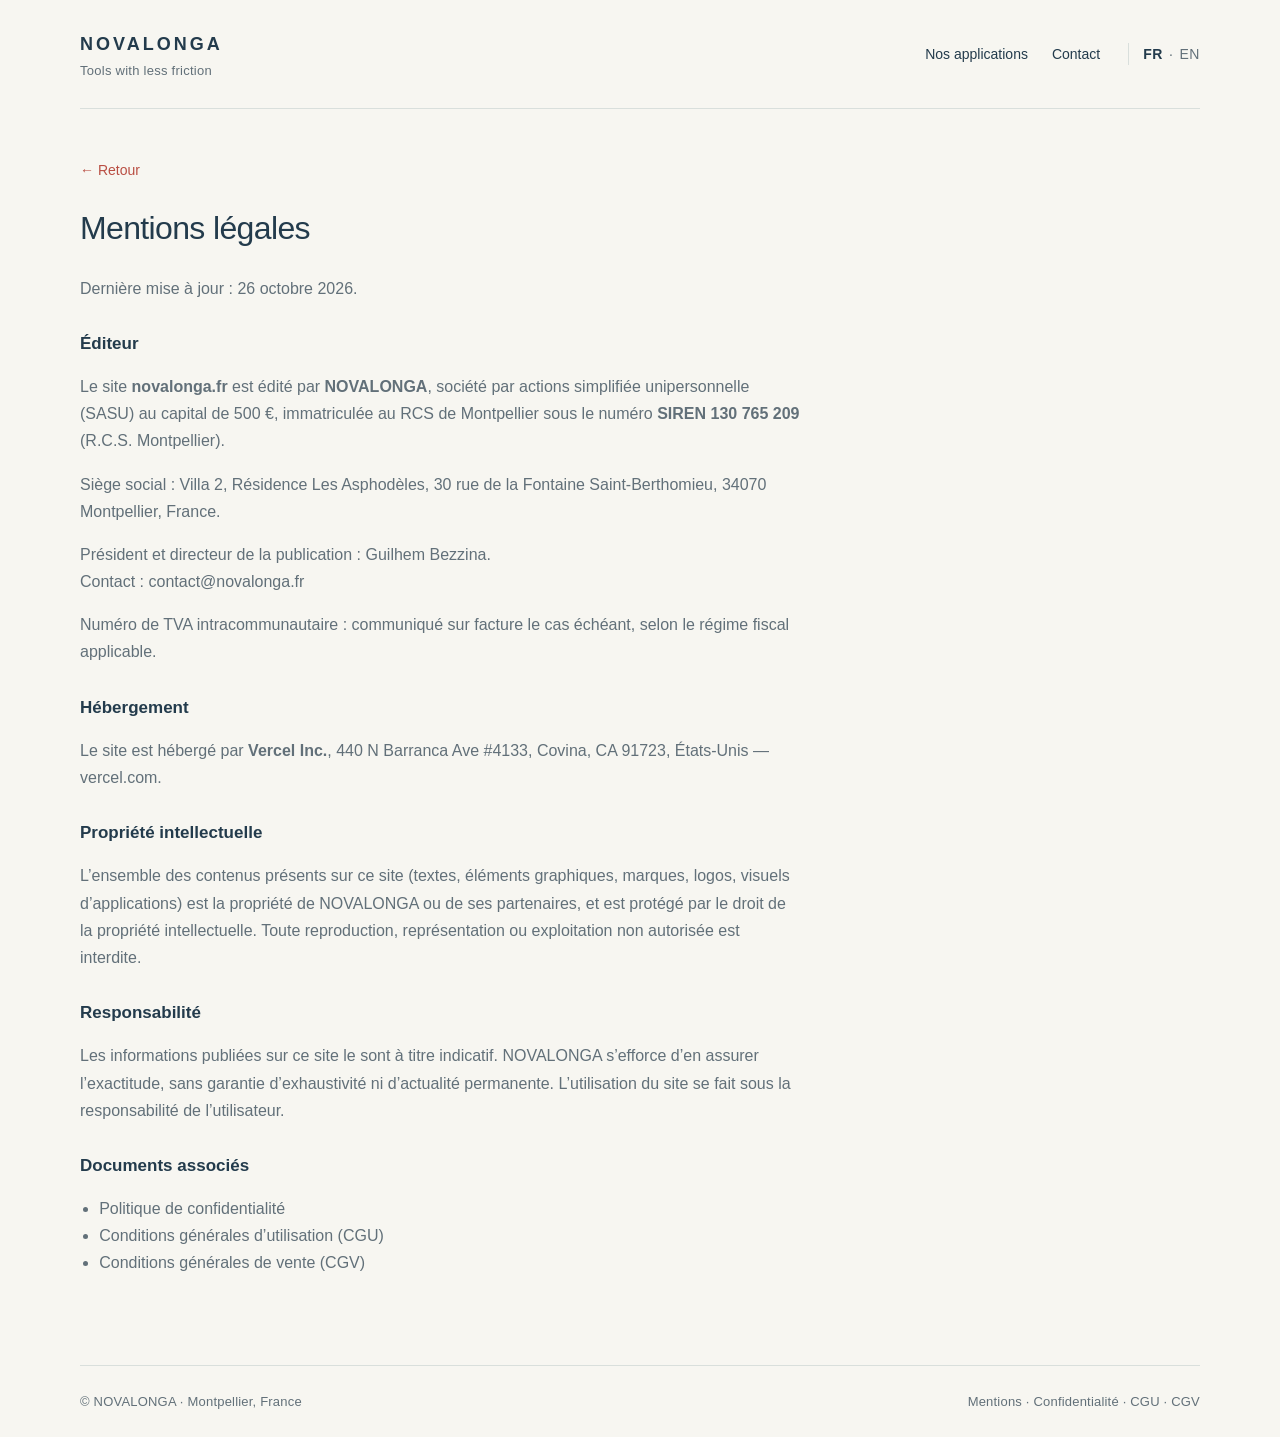
<file: mentions-legales.html>
<!doctype html>
<html lang="fr">
  <head>
    <meta charset="utf-8" />
    <link rel="icon" href="/favicon.svg" type="image/svg+xml" />
    <link rel="icon" href="/favicon.ico" sizes="any" />
    <link rel="apple-touch-icon" href="/apple-touch-icon.png" />
    <meta name="viewport" content="width=device-width, initial-scale=1" />
    <title>Mentions légales — NOVALONGA</title>
    <meta name="robots" content="noindex" />
    <link rel="alternate" hreflang="fr" href="https://novalonga.fr/mentions-legales.html" />
    <link rel="alternate" hreflang="en" href="https://novalonga.fr/en/legal-notice.html" />
    <link rel="stylesheet" href="css/site.css" />
  </head>
  <body>
    <div class="wrap">
      <header class="site-header">
        <a class="brand-block" href="index.html">
          <span class="brand">NOVALONGA</span>
          <span class="brand-tag">Tools with less friction</span>
        </a>
        <nav class="site-nav" aria-label="Navigation">
          <a href="index.html#projet">Nos applications</a>
          <a href="index.html#contact">Contact</a>
          <span class="lang-switch" aria-label="Langue">
            <span class="lang-current">FR</span>
            <span aria-hidden="true">·</span>
            <a href="en/legal-notice.html">EN</a>
          </span>
        </nav>
      </header>

      <main class="legal-page">
        <a class="back-link" href="index.html">← Retour</a>
        <h1>Mentions légales</h1>
        <p>Dernière mise à jour : 26 octobre 2026.</p>

        <h2>Éditeur</h2>
        <p>
          Le site <strong>novalonga.fr</strong> est édité par
          <strong>NOVALONGA</strong>, société par actions simplifiée
          unipersonnelle (SASU) au capital de 500&nbsp;€, immatriculée au RCS de
          Montpellier sous le numéro <strong>SIREN 130&nbsp;765&nbsp;209</strong>
          (R.C.S. Montpellier).
        </p>
        <p>
          Siège social : Villa 2, Résidence Les Asphodèles, 30 rue de la
          Fontaine Saint-Berthomieu, 34070 Montpellier, France.
        </p>
        <p>
          Président et directeur de la publication : Guilhem Bezzina.<br />
          Contact :
          <a href="mailto:contact@novalonga.fr">contact@novalonga.fr</a>
        </p>
        <p>
          Numéro de TVA intracommunautaire : communiqué sur facture le cas
          échéant, selon le régime fiscal applicable.
        </p>

        <h2>Hébergement</h2>
        <p>
          Le site est hébergé par <strong>Vercel Inc.</strong>, 440 N Barranca
          Ave #4133, Covina, CA 91723, États-Unis —
          <a href="https://vercel.com" target="_blank" rel="noopener noreferrer"
            >vercel.com</a
          >.
        </p>

        <h2>Propriété intellectuelle</h2>
        <p>
          L’ensemble des contenus présents sur ce site (textes, éléments
          graphiques, marques, logos, visuels d’applications) est la propriété
          de NOVALONGA ou de ses partenaires, et est protégé par le droit de la
          propriété intellectuelle. Toute reproduction, représentation ou
          exploitation non autorisée est interdite.
        </p>

        <h2>Responsabilité</h2>
        <p>
          Les informations publiées sur ce site le sont à titre indicatif.
          NOVALONGA s’efforce d’en assurer l’exactitude, sans garantie
          d’exhaustivité ni d’actualité permanente. L’utilisation du site se
          fait sous la responsabilité de l’utilisateur.
        </p>

        <h2>Documents associés</h2>
        <ul>
          <li><a href="confidentialite.html">Politique de confidentialité</a></li>
          <li><a href="cgu.html">Conditions générales d’utilisation (CGU)</a></li>
          <li><a href="cgv.html">Conditions générales de vente (CGV)</a></li>
        </ul>
      </main>

      <footer class="site-footer">
        <span>© NOVALONGA · Montpellier, France</span>
        <span>
          <a href="mentions-legales.html">Mentions</a>
          ·
          <a href="confidentialite.html">Confidentialité</a>
          ·
          <a href="cgu.html">CGU</a>
          ·
          <a href="cgv.html">CGV</a>
        </span>
      </footer>
    </div>
  </body>
</html>
</file>
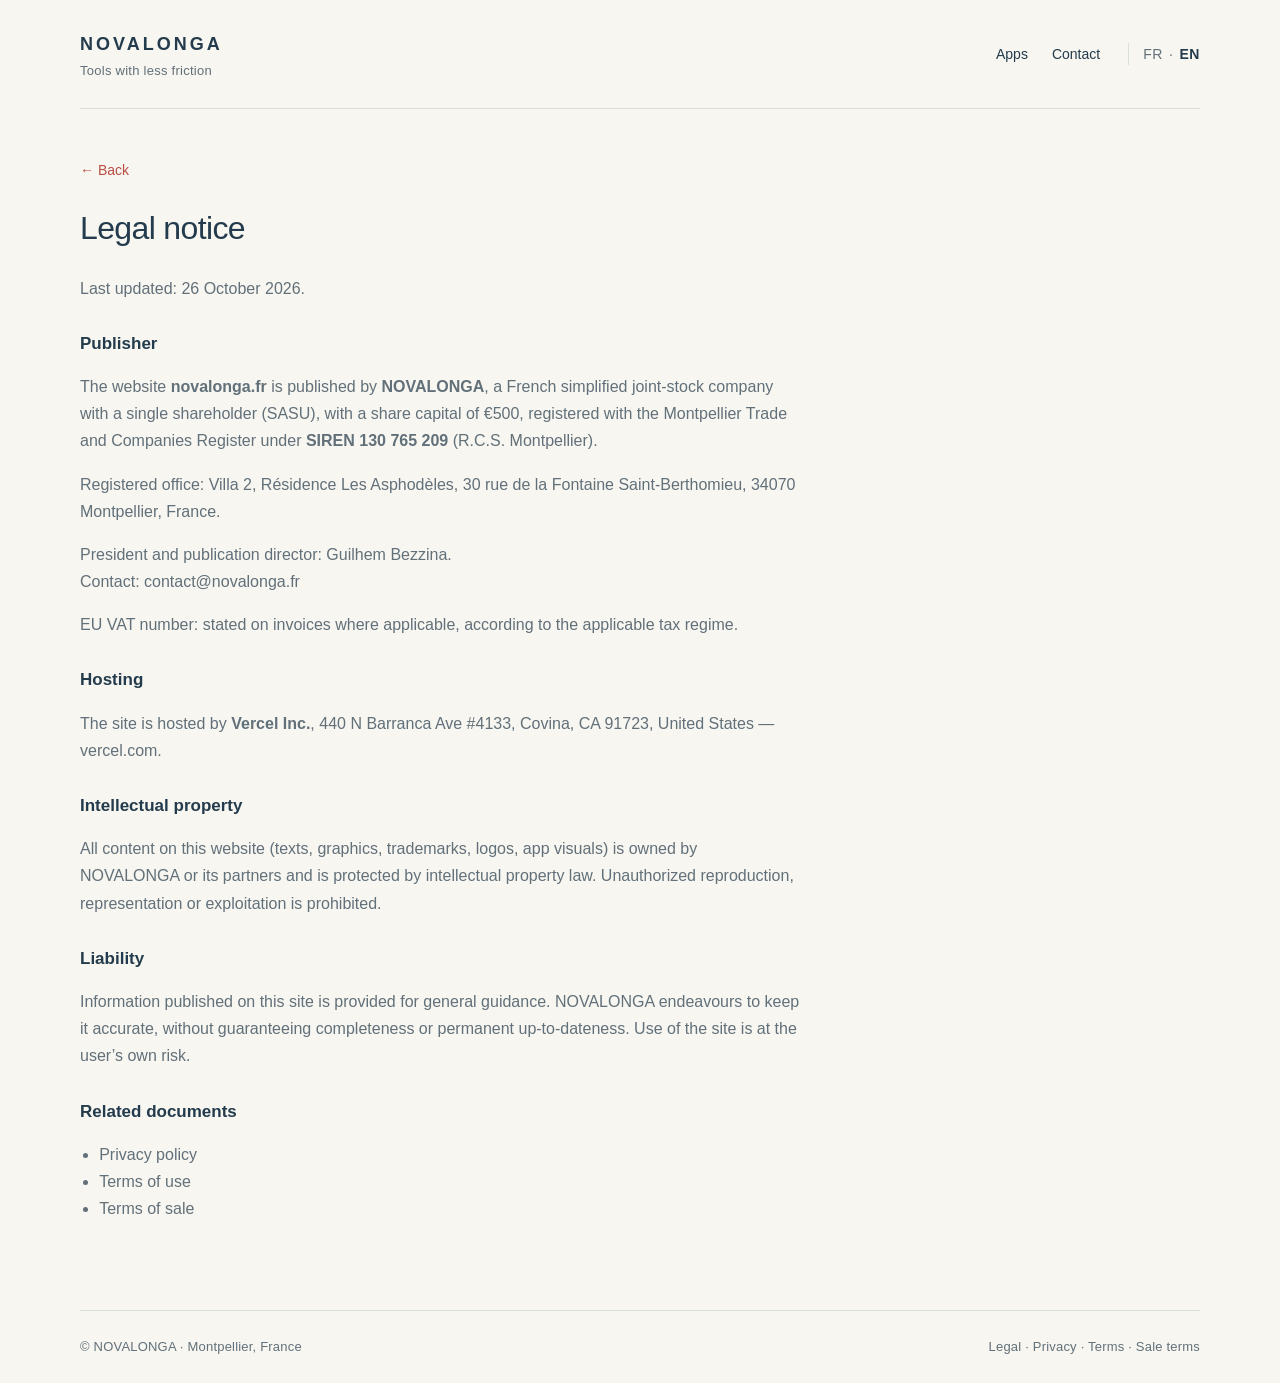
<file: en/legal-notice.html>
<!doctype html>
<html lang="en">
  <head>
    <meta charset="utf-8" />
    <link rel="icon" href="/favicon.svg" type="image/svg+xml" />
    <link rel="icon" href="/favicon.ico" sizes="any" />
    <link rel="apple-touch-icon" href="/apple-touch-icon.png" />
    <meta name="viewport" content="width=device-width, initial-scale=1" />
    <title>Legal notice — NOVALONGA</title>
    <meta name="robots" content="noindex" />
    <link rel="alternate" hreflang="fr" href="https://novalonga.fr/mentions-legales.html" />
    <link rel="alternate" hreflang="en" href="https://novalonga.fr/en/legal-notice.html" />
    <link rel="stylesheet" href="../css/site.css" />
  </head>
  <body>
    <div class="wrap">
      <header class="site-header">
        <a class="brand-block" href="index.html">
          <span class="brand">NOVALONGA</span>
          <span class="brand-tag">Tools with less friction</span>
        </a>
        <nav class="site-nav" aria-label="Primary">
          <a href="index.html#project">Apps</a>
          <a href="index.html#contact">Contact</a>
          <span class="lang-switch" aria-label="Language">
            <a href="../mentions-legales.html">FR</a>
            <span aria-hidden="true">·</span>
            <span class="lang-current">EN</span>
          </span>
        </nav>
      </header>

      <main class="legal-page">
        <a class="back-link" href="index.html">← Back</a>
        <h1>Legal notice</h1>
        <p>Last updated: 26 October 2026.</p>

        <h2>Publisher</h2>
        <p>
          The website <strong>novalonga.fr</strong> is published by
          <strong>NOVALONGA</strong>, a French simplified joint-stock company
          with a single shareholder (SASU), with a share capital of
          €500, registered with the Montpellier Trade and Companies Register
          under <strong>SIREN 130&nbsp;765&nbsp;209</strong>
          (R.C.S. Montpellier).
        </p>
        <p>
          Registered office: Villa 2, Résidence Les Asphodèles, 30 rue de la
          Fontaine Saint-Berthomieu, 34070 Montpellier, France.
        </p>
        <p>
          President and publication director: Guilhem Bezzina.<br />
          Contact:
          <a href="mailto:contact@novalonga.fr">contact@novalonga.fr</a>
        </p>
        <p>
          EU VAT number: stated on invoices where applicable, according to the
          applicable tax regime.
        </p>

        <h2>Hosting</h2>
        <p>
          The site is hosted by <strong>Vercel Inc.</strong>, 440 N Barranca
          Ave #4133, Covina, CA 91723, United States —
          <a href="https://vercel.com" target="_blank" rel="noopener noreferrer"
            >vercel.com</a
          >.
        </p>

        <h2>Intellectual property</h2>
        <p>
          All content on this website (texts, graphics, trademarks, logos, app
          visuals) is owned by NOVALONGA or its partners and is protected by
          intellectual property law. Unauthorized reproduction, representation
          or exploitation is prohibited.
        </p>

        <h2>Liability</h2>
        <p>
          Information published on this site is provided for general guidance.
          NOVALONGA endeavours to keep it accurate, without guaranteeing
          completeness or permanent up-to-dateness. Use of the site is at the
          user’s own risk.
        </p>

        <h2>Related documents</h2>
        <ul>
          <li><a href="privacy.html">Privacy policy</a></li>
          <li><a href="terms.html">Terms of use</a></li>
          <li><a href="terms-of-sale.html">Terms of sale</a></li>
        </ul>
      </main>

      <footer class="site-footer">
        <span>© NOVALONGA · Montpellier, France</span>
        <span>
          <a href="legal-notice.html">Legal</a>
          ·
          <a href="privacy.html">Privacy</a>
          ·
          <a href="terms.html">Terms</a>
          ·
          <a href="terms-of-sale.html">Sale terms</a>
        </span>
      </footer>
    </div>
  </body>
</html>
</file>
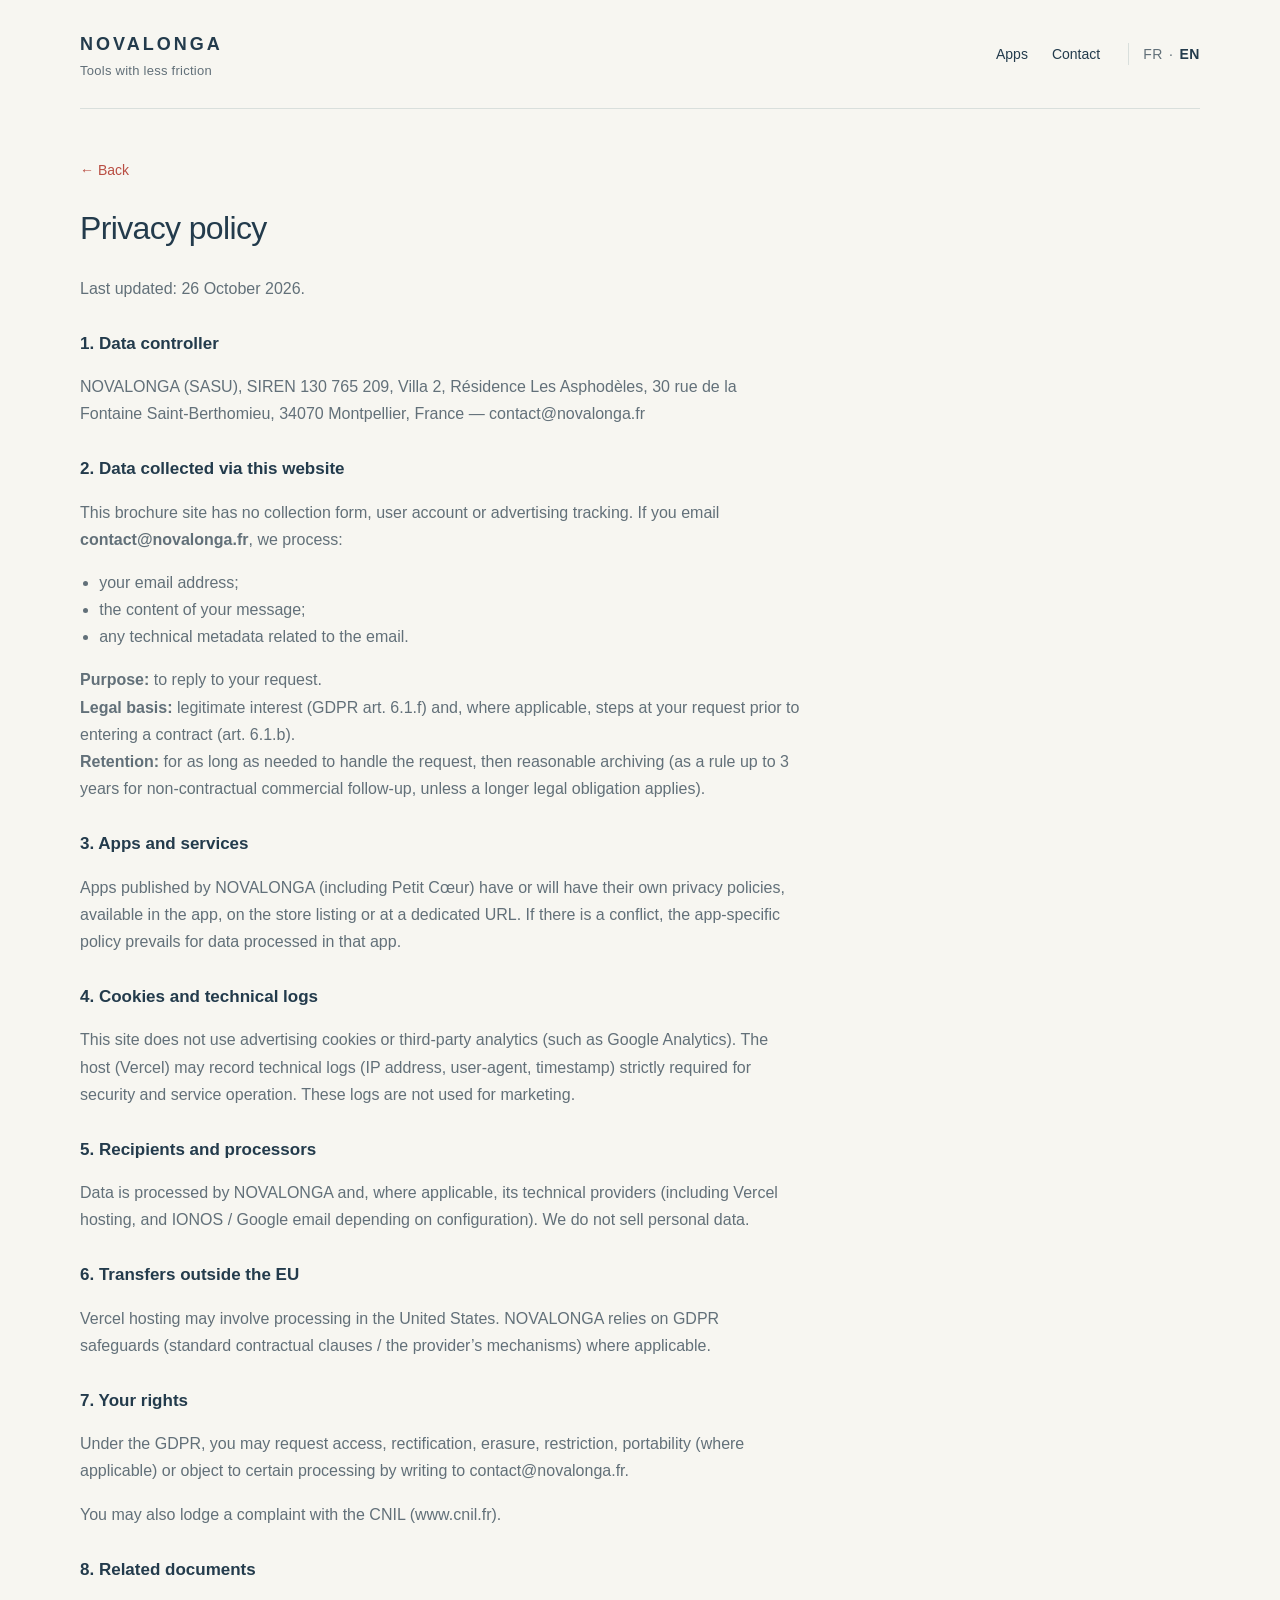
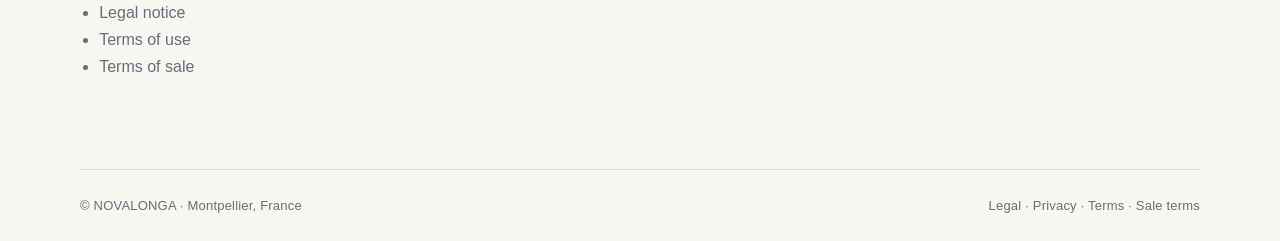
<file: en/privacy.html>
<!doctype html>
<html lang="en">
  <head>
    <meta charset="utf-8" />
    <link rel="icon" href="/favicon.svg" type="image/svg+xml" />
    <link rel="icon" href="/favicon.ico" sizes="any" />
    <link rel="apple-touch-icon" href="/apple-touch-icon.png" />
    <meta name="viewport" content="width=device-width, initial-scale=1" />
    <title>Privacy policy — NOVALONGA</title>
    <meta name="robots" content="noindex" />
    <link rel="alternate" hreflang="fr" href="https://novalonga.fr/confidentialite.html" />
    <link rel="alternate" hreflang="en" href="https://novalonga.fr/en/privacy.html" />
    <link rel="stylesheet" href="../css/site.css" />
  </head>
  <body>
    <div class="wrap">
      <header class="site-header">
        <a class="brand-block" href="index.html">
          <span class="brand">NOVALONGA</span>
          <span class="brand-tag">Tools with less friction</span>
        </a>
        <nav class="site-nav" aria-label="Primary">
          <a href="index.html#project">Apps</a>
          <a href="index.html#contact">Contact</a>
          <span class="lang-switch" aria-label="Language">
            <a href="../confidentialite.html">FR</a>
            <span aria-hidden="true">·</span>
            <span class="lang-current">EN</span>
          </span>
        </nav>
      </header>

      <main class="legal-page">
        <a class="back-link" href="index.html">← Back</a>
        <h1>Privacy policy</h1>
        <p>Last updated: 26 October 2026.</p>

        <h2>1. Data controller</h2>
        <p>
          NOVALONGA (SASU), SIREN 130&nbsp;765&nbsp;209, Villa 2, Résidence Les
          Asphodèles, 30 rue de la Fontaine Saint-Berthomieu, 34070 Montpellier,
          France —
          <a href="mailto:contact@novalonga.fr">contact@novalonga.fr</a>
        </p>

        <h2>2. Data collected via this website</h2>
        <p>
          This brochure site has no collection form, user account or advertising
          tracking. If you email
          <strong>contact@novalonga.fr</strong>, we process:
        </p>
        <ul>
          <li>your email address;</li>
          <li>the content of your message;</li>
          <li>any technical metadata related to the email.</li>
        </ul>
        <p>
          <strong>Purpose:</strong> to reply to your request.<br />
          <strong>Legal basis:</strong> legitimate interest (GDPR art. 6.1.f)
          and, where applicable, steps at your request prior to entering a
          contract (art. 6.1.b).<br />
          <strong>Retention:</strong> for as long as needed to handle the
          request, then reasonable archiving (as a rule up to 3 years for
          non-contractual commercial follow-up, unless a longer legal obligation
          applies).
        </p>

        <h2>3. Apps and services</h2>
        <p>
          Apps published by NOVALONGA (including Petit Cœur) have or will have
          their own privacy policies, available in the app, on the store listing
          or at a dedicated URL. If there is a conflict, the app-specific policy
          prevails for data processed in that app.
        </p>

        <h2>4. Cookies and technical logs</h2>
        <p>
          This site does not use advertising cookies or third-party analytics
          (such as Google Analytics). The host (Vercel) may record technical
          logs (IP address, user-agent, timestamp) strictly required for
          security and service operation. These logs are not used for marketing.
        </p>

        <h2>5. Recipients and processors</h2>
        <p>
          Data is processed by NOVALONGA and, where applicable, its technical
          providers (including Vercel hosting, and IONOS / Google email
          depending on configuration). We do not sell personal data.
        </p>

        <h2>6. Transfers outside the EU</h2>
        <p>
          Vercel hosting may involve processing in the United States. NOVALONGA
          relies on GDPR safeguards (standard contractual clauses / the
          provider’s mechanisms) where applicable.
        </p>

        <h2>7. Your rights</h2>
        <p>
          Under the GDPR, you may request access, rectification, erasure,
          restriction, portability (where applicable) or object to certain
          processing by writing to
          <a href="mailto:contact@novalonga.fr">contact@novalonga.fr</a>.
        </p>
        <p>
          You may also lodge a complaint with the CNIL
          (<a href="https://www.cnil.fr" target="_blank" rel="noopener noreferrer"
            >www.cnil.fr</a
          >).
        </p>

        <h2>8. Related documents</h2>
        <ul>
          <li><a href="legal-notice.html">Legal notice</a></li>
          <li><a href="terms.html">Terms of use</a></li>
          <li><a href="terms-of-sale.html">Terms of sale</a></li>
        </ul>
      </main>

      <footer class="site-footer">
        <span>© NOVALONGA · Montpellier, France</span>
        <span>
          <a href="legal-notice.html">Legal</a>
          ·
          <a href="privacy.html">Privacy</a>
          ·
          <a href="terms.html">Terms</a>
          ·
          <a href="terms-of-sale.html">Sale terms</a>
        </span>
      </footer>
    </div>
  </body>
</html>
</file>
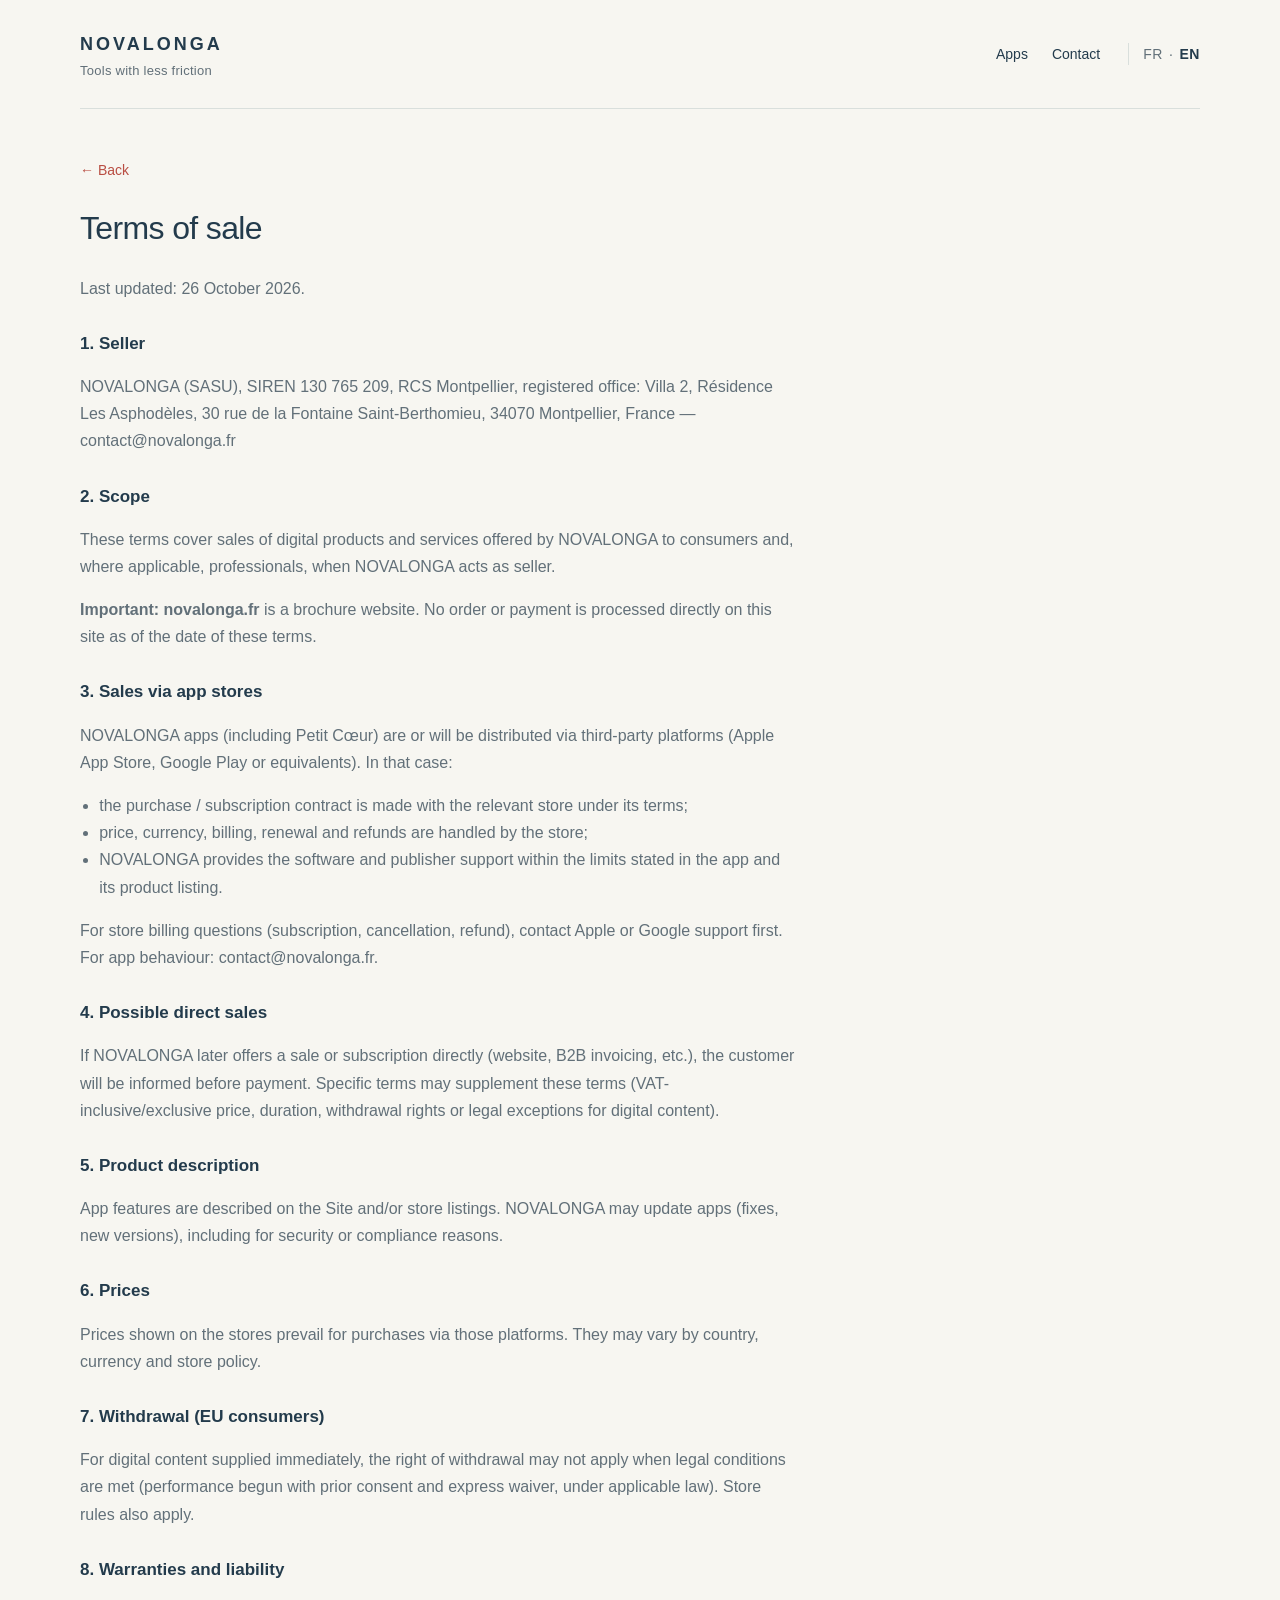
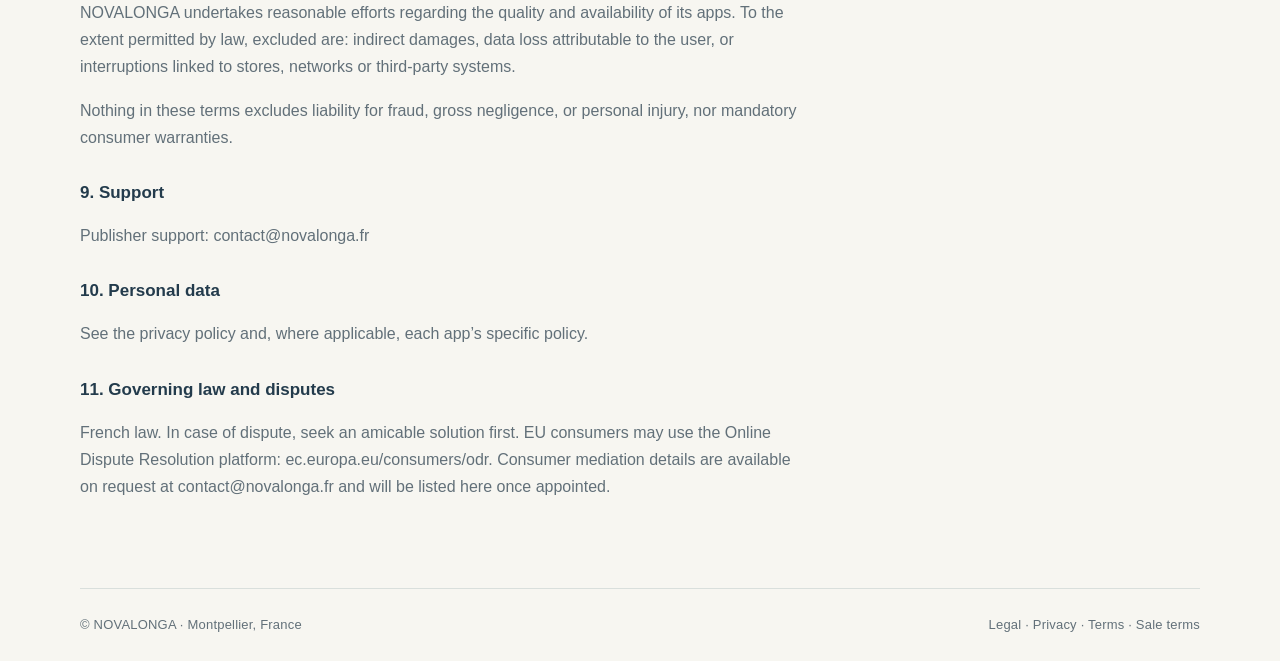
<file: en/terms-of-sale.html>
<!doctype html>
<html lang="en">
  <head>
    <meta charset="utf-8" />
    <link rel="icon" href="/favicon.svg" type="image/svg+xml" />
    <link rel="icon" href="/favicon.ico" sizes="any" />
    <link rel="apple-touch-icon" href="/apple-touch-icon.png" />
    <meta name="viewport" content="width=device-width, initial-scale=1" />
    <title>Terms of sale — NOVALONGA</title>
    <meta name="robots" content="noindex" />
    <link rel="alternate" hreflang="fr" href="https://novalonga.fr/cgv.html" />
    <link rel="alternate" hreflang="en" href="https://novalonga.fr/en/terms-of-sale.html" />
    <link rel="stylesheet" href="../css/site.css" />
  </head>
  <body>
    <div class="wrap">
      <header class="site-header">
        <a class="brand-block" href="index.html">
          <span class="brand">NOVALONGA</span>
          <span class="brand-tag">Tools with less friction</span>
        </a>
        <nav class="site-nav" aria-label="Primary">
          <a href="index.html#project">Apps</a>
          <a href="index.html#contact">Contact</a>
          <span class="lang-switch" aria-label="Language">
            <a href="../cgv.html">FR</a>
            <span aria-hidden="true">·</span>
            <span class="lang-current">EN</span>
          </span>
        </nav>
      </header>

      <main class="legal-page">
        <a class="back-link" href="index.html">← Back</a>
        <h1>Terms of sale</h1>
        <p>Last updated: 26 October 2026.</p>

        <h2>1. Seller</h2>
        <p>
          NOVALONGA (SASU), SIREN 130&nbsp;765&nbsp;209, RCS Montpellier,
          registered office: Villa 2, Résidence Les Asphodèles, 30 rue de la
          Fontaine Saint-Berthomieu, 34070 Montpellier, France —
          <a href="mailto:contact@novalonga.fr">contact@novalonga.fr</a>
        </p>

        <h2>2. Scope</h2>
        <p>
          These terms cover sales of digital products and services offered by
          NOVALONGA to consumers and, where applicable, professionals, when
          NOVALONGA acts as seller.
        </p>
        <p>
          <strong>Important:</strong>
          <strong>novalonga.fr</strong> is a brochure website. No order or
          payment is processed directly on this site as of the date of these
          terms.
        </p>

        <h2>3. Sales via app stores</h2>
        <p>
          NOVALONGA apps (including Petit Cœur) are or will be distributed via
          third-party platforms (Apple App Store, Google Play or equivalents).
          In that case:
        </p>
        <ul>
          <li>
            the purchase / subscription contract is made with the relevant
            store under its terms;
          </li>
          <li>
            price, currency, billing, renewal and refunds are handled by the
            store;
          </li>
          <li>
            NOVALONGA provides the software and publisher support within the
            limits stated in the app and its product listing.
          </li>
        </ul>
        <p>
          For store billing questions (subscription, cancellation, refund),
          contact Apple or Google support first. For app behaviour:
          contact@novalonga.fr.
        </p>

        <h2>4. Possible direct sales</h2>
        <p>
          If NOVALONGA later offers a sale or subscription directly (website,
          B2B invoicing, etc.), the customer will be informed before payment.
          Specific terms may supplement these terms (VAT-inclusive/exclusive
          price, duration, withdrawal rights or legal exceptions for digital
          content).
        </p>

        <h2>5. Product description</h2>
        <p>
          App features are described on the Site and/or store listings.
          NOVALONGA may update apps (fixes, new versions), including for
          security or compliance reasons.
        </p>

        <h2>6. Prices</h2>
        <p>
          Prices shown on the stores prevail for purchases via those platforms.
          They may vary by country, currency and store policy.
        </p>

        <h2>7. Withdrawal (EU consumers)</h2>
        <p>
          For digital content supplied immediately, the right of withdrawal may
          not apply when legal conditions are met (performance begun with prior
          consent and express waiver, under applicable law). Store rules also
          apply.
        </p>

        <h2>8. Warranties and liability</h2>
        <p>
          NOVALONGA undertakes reasonable efforts regarding the quality and
          availability of its apps. To the extent permitted by law, excluded
          are: indirect damages, data loss attributable to the user, or
          interruptions linked to stores, networks or third-party systems.
        </p>
        <p>
          Nothing in these terms excludes liability for fraud, gross
          negligence, or personal injury, nor mandatory consumer warranties.
        </p>

        <h2>9. Support</h2>
        <p>
          Publisher support:
          <a href="mailto:contact@novalonga.fr">contact@novalonga.fr</a>
        </p>

        <h2>10. Personal data</h2>
        <p>
          See the <a href="privacy.html">privacy policy</a> and, where
          applicable, each app’s specific policy.
        </p>

        <h2>11. Governing law and disputes</h2>
        <p>
          French law. In case of dispute, seek an amicable solution first. EU
          consumers may use the Online Dispute Resolution platform:
          <a
            href="https://ec.europa.eu/consumers/odr"
            target="_blank"
            rel="noopener noreferrer"
            >ec.europa.eu/consumers/odr</a
          >. Consumer mediation details are available on request at
          contact@novalonga.fr and will be listed here once appointed.
        </p>
      </main>

      <footer class="site-footer">
        <span>© NOVALONGA · Montpellier, France</span>
        <span>
          <a href="legal-notice.html">Legal</a>
          ·
          <a href="privacy.html">Privacy</a>
          ·
          <a href="terms.html">Terms</a>
          ·
          <a href="terms-of-sale.html">Sale terms</a>
        </span>
      </footer>
    </div>
  </body>
</html>
</file>
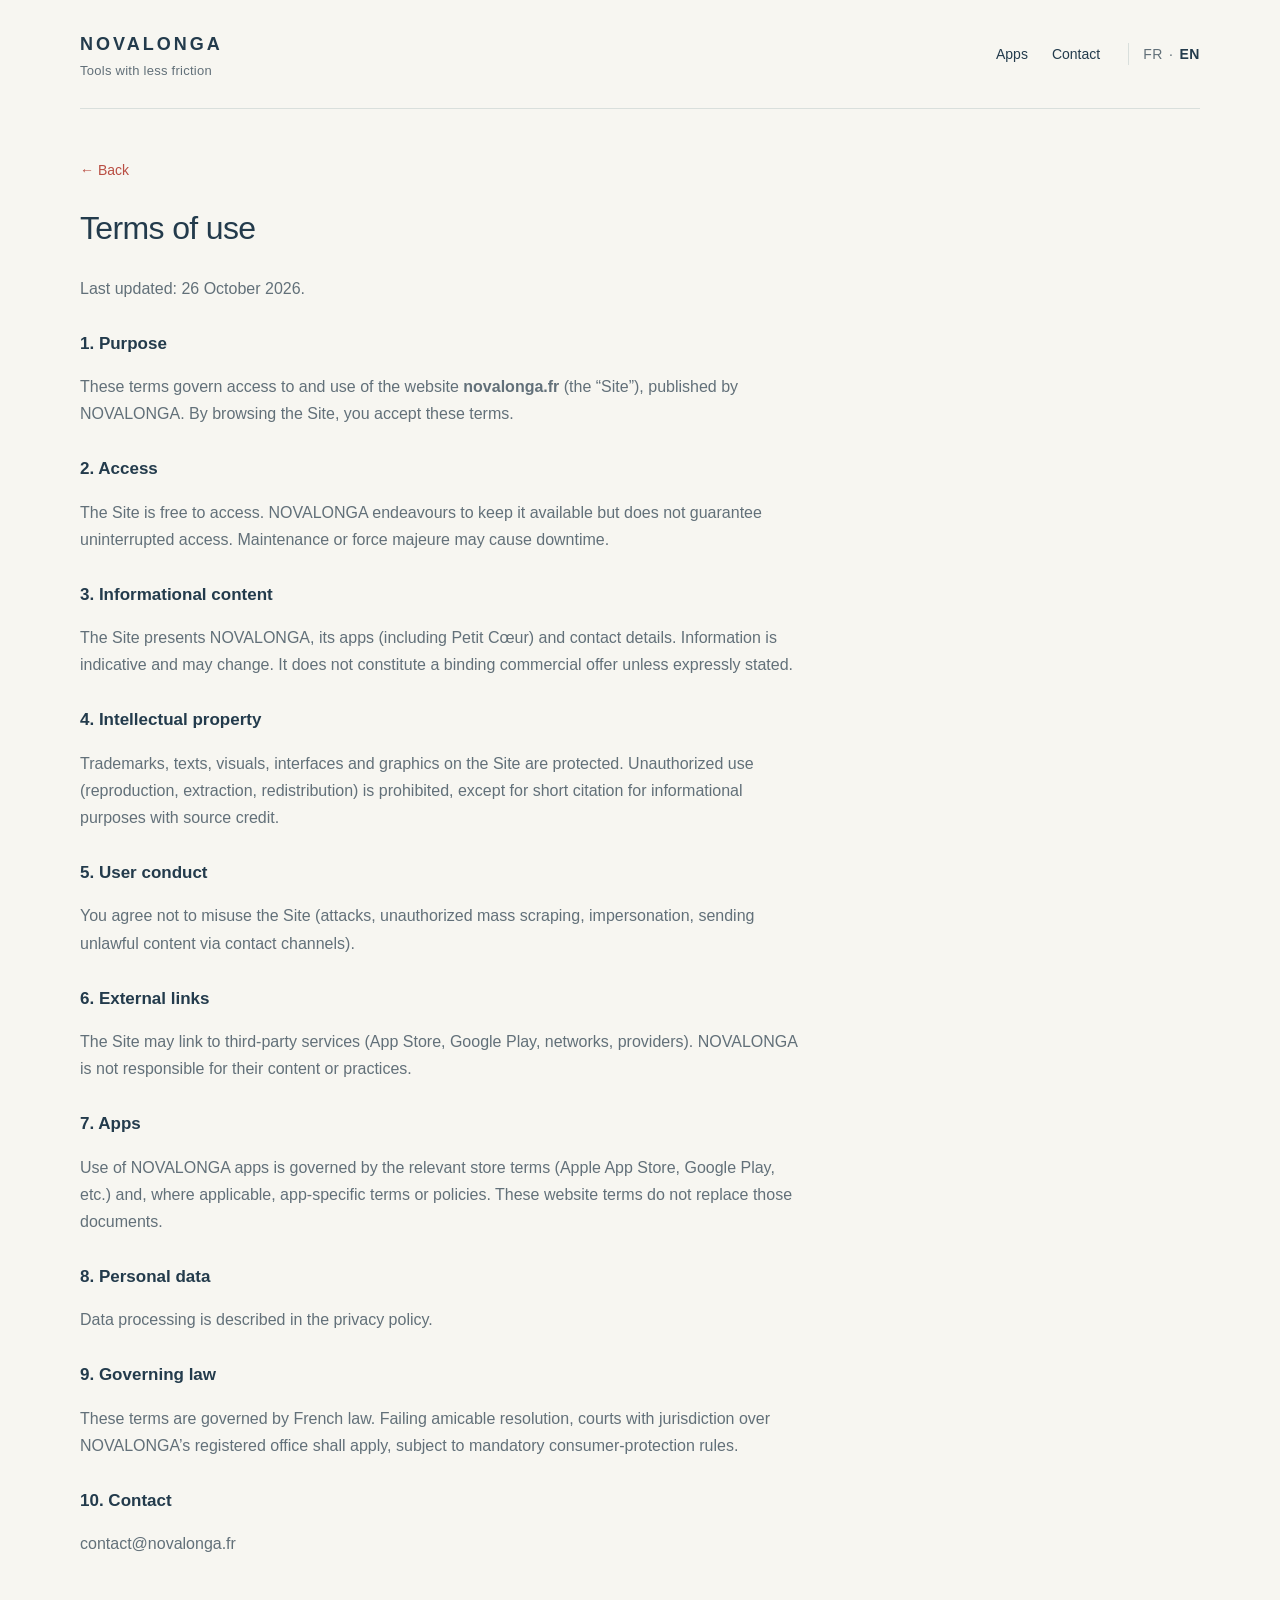
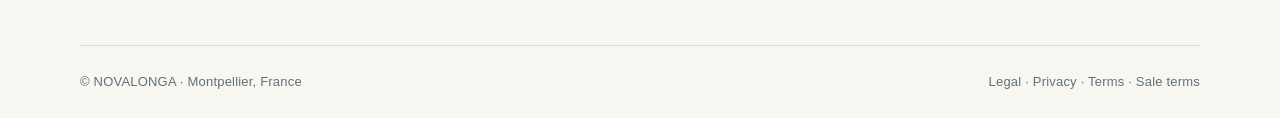
<file: en/terms.html>
<!doctype html>
<html lang="en">
  <head>
    <meta charset="utf-8" />
    <link rel="icon" href="/favicon.svg" type="image/svg+xml" />
    <link rel="icon" href="/favicon.ico" sizes="any" />
    <link rel="apple-touch-icon" href="/apple-touch-icon.png" />
    <meta name="viewport" content="width=device-width, initial-scale=1" />
    <title>Terms of use — NOVALONGA</title>
    <meta name="robots" content="noindex" />
    <link rel="alternate" hreflang="fr" href="https://novalonga.fr/cgu.html" />
    <link rel="alternate" hreflang="en" href="https://novalonga.fr/en/terms.html" />
    <link rel="stylesheet" href="../css/site.css" />
  </head>
  <body>
    <div class="wrap">
      <header class="site-header">
        <a class="brand-block" href="index.html">
          <span class="brand">NOVALONGA</span>
          <span class="brand-tag">Tools with less friction</span>
        </a>
        <nav class="site-nav" aria-label="Primary">
          <a href="index.html#project">Apps</a>
          <a href="index.html#contact">Contact</a>
          <span class="lang-switch" aria-label="Language">
            <a href="../cgu.html">FR</a>
            <span aria-hidden="true">·</span>
            <span class="lang-current">EN</span>
          </span>
        </nav>
      </header>

      <main class="legal-page">
        <a class="back-link" href="index.html">← Back</a>
        <h1>Terms of use</h1>
        <p>Last updated: 26 October 2026.</p>

        <h2>1. Purpose</h2>
        <p>
          These terms govern access to and use of the website
          <strong>novalonga.fr</strong> (the “Site”), published by NOVALONGA. By
          browsing the Site, you accept these terms.
        </p>

        <h2>2. Access</h2>
        <p>
          The Site is free to access. NOVALONGA endeavours to keep it available
          but does not guarantee uninterrupted access. Maintenance or force
          majeure may cause downtime.
        </p>

        <h2>3. Informational content</h2>
        <p>
          The Site presents NOVALONGA, its apps (including Petit Cœur) and
          contact details. Information is indicative and may change. It does not
          constitute a binding commercial offer unless expressly stated.
        </p>

        <h2>4. Intellectual property</h2>
        <p>
          Trademarks, texts, visuals, interfaces and graphics on the Site are
          protected. Unauthorized use (reproduction, extraction, redistribution)
          is prohibited, except for short citation for informational purposes
          with source credit.
        </p>

        <h2>5. User conduct</h2>
        <p>
          You agree not to misuse the Site (attacks, unauthorized mass scraping,
          impersonation, sending unlawful content via contact channels).
        </p>

        <h2>6. External links</h2>
        <p>
          The Site may link to third-party services (App Store, Google Play,
          networks, providers). NOVALONGA is not responsible for their content
          or practices.
        </p>

        <h2>7. Apps</h2>
        <p>
          Use of NOVALONGA apps is governed by the relevant store terms (Apple
          App Store, Google Play, etc.) and, where applicable, app-specific
          terms or policies. These website terms do not replace those documents.
        </p>

        <h2>8. Personal data</h2>
        <p>
          Data processing is described in the
          <a href="privacy.html">privacy policy</a>.
        </p>

        <h2>9. Governing law</h2>
        <p>
          These terms are governed by French law. Failing amicable resolution,
          courts with jurisdiction over NOVALONGA’s registered office shall
          apply, subject to mandatory consumer-protection rules.
        </p>

        <h2>10. Contact</h2>
        <p>
          <a href="mailto:contact@novalonga.fr">contact@novalonga.fr</a>
        </p>
      </main>

      <footer class="site-footer">
        <span>© NOVALONGA · Montpellier, France</span>
        <span>
          <a href="legal-notice.html">Legal</a>
          ·
          <a href="privacy.html">Privacy</a>
          ·
          <a href="terms.html">Terms</a>
          ·
          <a href="terms-of-sale.html">Sale terms</a>
        </span>
      </footer>
    </div>
  </body>
</html>
</file>
<file: css/site.css>
:root {
  --paper: #f7f6f1;
  --ink: #233b4c;
  --soft: #627079;
  --line: #d9dfdc;
  --panel: #eeede6;
  --white: #ffffff;
  --coral: #b94e43;
  --rose: #f3ddd5;
  --font-sans: "Avenir Next", Avenir, "Segoe UI", Helvetica, Arial, sans-serif;
  --font-serif: "Iowan Old Style", "Palatino Linotype", Palatino, Georgia, serif;
}

*,
*::before,
*::after {
  box-sizing: border-box;
}

html {
  scroll-behavior: smooth;
}

body {
  margin: 0;
  color: var(--ink);
  background: var(--paper);
  font-family: var(--font-sans);
  -webkit-font-smoothing: antialiased;
  line-height: 1.6;
}

a {
  color: inherit;
  text-decoration: none;
}

img {
  max-width: 100%;
  display: block;
}

.wrap {
  width: min(1120px, calc(100% - 12%));
  margin-inline: auto;
}

@media (max-width: 560px) {
  .wrap {
    width: calc(100% - 14%);
  }
}

/* Header */
.site-header {
  padding: 30px 0;
  display: flex;
  justify-content: space-between;
  align-items: center;
  border-bottom: 1px solid var(--line);
  gap: 20px;
}

.brand-block {
  display: flex;
  flex-direction: column;
  gap: 4px;
  min-width: 0;
}

.brand {
  font-size: 18px;
  letter-spacing: 3px;
  font-weight: 600;
}

.brand-tag {
  font-size: 13px;
  letter-spacing: 0.02em;
  color: var(--soft);
  font-weight: 400;
  line-height: 1.2;
}

.site-nav {
  display: flex;
  align-items: center;
  gap: 24px;
  font-size: 14px;
}

.site-nav a:hover {
  color: var(--coral);
}

.lang-switch {
  display: inline-flex;
  align-items: center;
  gap: 6px;
  margin-left: 4px;
  padding-left: 14px;
  border-left: 1px solid var(--line);
  color: var(--soft);
  letter-spacing: 0.04em;
}

.lang-current {
  color: var(--ink);
  font-weight: 600;
}

/* Hero */
.hero {
  padding: 72px 0 60px;
  display: grid;
  grid-template-columns: 1.35fr 1fr;
  gap: 26px;
  align-items: center;
}

.eyebrow {
  font-size: 12px;
  letter-spacing: 2px;
  text-transform: uppercase;
  color: var(--soft);
  margin-bottom: 24px;
}

.hero h1 {
  font-size: clamp(40px, 6.7vw, 68px);
  line-height: 1.02;
  letter-spacing: -0.04em;
  font-weight: 500;
  margin: 0 0 28px;
}

.hero h1 em {
  font-family: var(--font-serif);
  font-weight: 400;
  font-style: italic;
  color: var(--coral);
}

.hero-lead,
.hero-sub {
  font-size: 16px;
  line-height: 1.75;
  margin: 0;
  color: var(--soft);
  max-width: 440px;
}

.hero-lead {
  margin-bottom: 14px;
}

.hero-lead strong {
  color: var(--ink);
  font-weight: 600;
}

.hero-sub {
  font-size: 15px;
  opacity: 0.95;
}

.action {
  display: inline-block;
  background: var(--ink);
  color: var(--paper);
  padding: 14px 22px;
  border-radius: 30px;
  font-size: 14px;
  margin-top: 24px;
  transition: background 0.2s ease, transform 0.2s ease;
}

.action:hover {
  background: color-mix(in srgb, var(--ink) 88%, white);
  transform: translateY(-1px);
}

.art {
  position: relative;
  isolation: isolate;
  min-height: 340px;
  display: flex;
  align-items: center;
  justify-content: center;
}

.halo {
  position: absolute;
  inset: 8% 12%;
  border-radius: 50%;
  background: var(--rose);
  transform: rotate(-12deg);
  z-index: 0;
}

.phone-frame {
  position: relative;
  z-index: 1;
  margin: 0;
  width: min(240px, 64%);
  border-radius: 0;
  overflow: visible;
  background: transparent;
  box-shadow: none;
  transform: rotate(-4deg);
  animation: float-phone 7s ease-in-out infinite;
}

.phone-frame img {
  width: 100%;
  height: auto;
  display: block;
  background: transparent;
  /* suit le contour du téléphone (alpha), pas le rectangle du fichier */
  filter: drop-shadow(0 22px 28px rgb(35 59 76 / 22%));
}

@keyframes float-phone {
  0%,
  100% {
    transform: rotate(-4deg) translateY(0);
  }
  50% {
    transform: rotate(-4deg) translateY(-8px);
  }
}

@media (prefers-reduced-motion: reduce) {
  .phone-frame {
    animation: none;
  }
}

/* Principles */
.principles {
  padding: 36px 0 42px;
  display: grid;
  grid-template-columns: repeat(3, 1fr);
  gap: 30px;
  border-top: 1px solid var(--line);
}

.pillar-num {
  display: block;
  font-size: 12px;
  letter-spacing: 2px;
  color: var(--coral);
  margin-bottom: 10px;
}

.principles h3 {
  font-size: 16px;
  font-weight: 500;
  margin: 0 0 10px;
}

.principles p {
  font-size: 15px;
  margin: 0;
  color: var(--soft);
  line-height: 1.65;
}

/* Manifesto */
.manifesto {
  padding: 48px 0;
  border-top: 1px solid var(--line);
  display: grid;
  grid-template-columns: 0.9fr 1.1fr;
  gap: 48px;
  align-items: start;
}

.manifesto h2 {
  font-size: clamp(28px, 4vw, 36px);
  font-weight: 500;
  letter-spacing: -0.02em;
  line-height: 1.15;
  margin: 12px 0 0;
}

.manifesto-body p {
  font-size: 16px;
  line-height: 1.75;
  color: var(--soft);
  margin: 0 0 18px;
}

.manifesto-body p:last-child {
  margin-bottom: 0;
}

.manifesto-body strong {
  color: var(--ink);
  font-weight: 600;
}

.manifesto-body em {
  font-family: var(--font-serif);
  font-style: italic;
  color: var(--ink);
}

.manifesto-pull {
  margin-top: 28px !important;
  padding-top: 22px;
  border-top: 1px solid var(--line);
  font-family: var(--font-serif);
  font-size: 22px !important;
  font-style: italic;
  line-height: 1.35 !important;
  color: var(--ink) !important;
}

/* Why */
.why {
  padding: 42px 0 50px;
  border-top: 1px solid var(--line);
}

.why > div:first-child {
  margin-bottom: 28px;
  max-width: 640px;
}

.why h2 {
  font-size: clamp(26px, 3.5vw, 32px);
  font-weight: 500;
  letter-spacing: -0.02em;
  line-height: 1.2;
  margin: 12px 0 0;
}

.why-grid {
  display: grid;
  grid-template-columns: 1fr 1fr;
  gap: 28px 36px;
}

.why-grid h3 {
  font-size: 15px;
  font-weight: 600;
  margin: 0 0 8px;
}

.why-grid p {
  font-size: 15px;
  margin: 0;
  color: var(--soft);
  line-height: 1.7;
}

/* Project */
.project {
  background: var(--panel);
  border-radius: 18px;
  padding: 40px 40px 36px;
  margin: 18px 0 54px;
  display: flex;
  flex-direction: column;
  gap: 36px;
}

.project-top {
  display: grid;
  grid-template-columns: 1.2fr 0.8fr;
  gap: 36px;
  align-items: start;
}

.project .eyebrow {
  margin-bottom: 15px;
}

.pc {
  font-family: var(--font-serif);
  color: var(--coral);
  font-size: 23px;
  font-style: italic;
}

.project h2,
.about h2,
.contact h2,
.legal-page h1 {
  font-weight: 500;
  letter-spacing: -0.02em;
  line-height: 1.15;
}

.project h2 {
  font-size: 32px;
  margin: 12px 0 20px;
}

.project p {
  font-size: 15px;
  margin: 0;
  color: var(--soft);
  line-height: 1.7;
}

.project-extra {
  margin-top: 14px !important;
}

.project-link {
  display: inline-block;
  margin-top: 24px;
  font-size: 14px;
  color: var(--coral);
  border-bottom: 1px solid var(--coral);
  padding-bottom: 6px;
}

.project-note {
  font-size: 13px;
  margin-top: 14px;
  color: var(--soft);
}

.app-phone {
  margin: 0;
  width: min(240px, 100%);
  justify-self: end;
  background: transparent;
}

.app-phone img {
  width: 100%;
  height: auto;
  display: block;
  filter: drop-shadow(0 20px 32px rgb(35 59 76 / 20%));
}

/* Livre + mobile côte à côte, page QR bien visible */
.project-bottom {
  display: flex;
  align-items: center;
  justify-content: center;
  gap: 0;
  width: 100%;
  max-width: 720px;
  margin: 0 auto;
}

.project-bottom .book-photo,
.project-bottom .video-phone {
  margin: 0;
  background: transparent;
}

.project-bottom .book-photo {
  flex: 1 1 auto;
  width: min(520px, 72%);
  transform: rotate(-1deg);
  position: relative;
  z-index: 1;
}

.project-bottom .book-photo img,
.project-bottom .video-phone img {
  width: 100%;
  height: auto;
  display: block;
  filter: drop-shadow(0 18px 28px rgb(35 59 76 / 16%));
}

.project-bottom .video-phone {
  flex: 0 0 auto;
  width: min(175px, 26%);
  margin-left: -36px;
  transform: rotate(11deg);
  position: relative;
  z-index: 2;
}

.project-bottom .video-phone img {
  filter: drop-shadow(0 22px 30px rgb(35 59 76 / 24%));
}

.visual-caption {
  margin: -12px auto 0 !important;
  font-size: 13px !important;
  text-align: center;
  color: var(--soft);
  max-width: 400px;
}

/* About */
.about {
  display: grid;
  grid-template-columns: 1fr 1fr;
  gap: 50px;
  margin: 0 0 50px;
  padding-top: 10px;
}

.about h2 {
  font-size: 26px;
  margin: 12px 0 0;
}

.about-copy p {
  font-size: 16px;
  margin: 0 0 16px;
  color: var(--soft);
  line-height: 1.75;
}

.about-copy strong {
  color: var(--ink);
  font-weight: 600;
}

.about-copy .signature {
  margin-top: 22px;
  padding-top: 18px;
  border-top: 1px solid var(--line);
  font-family: var(--font-serif);
  font-size: 18px;
  font-style: italic;
  color: var(--ink);
  line-height: 1.4;
}

/* Contact */
.contact {
  padding: 32px 0;
  border-top: 1px solid var(--line);
  display: flex;
  align-items: center;
  justify-content: space-between;
  gap: 20px;
}

.contact h2 {
  margin: 0;
  font-size: 25px;
}

.contact a.mail {
  font-size: 16px;
  color: var(--coral);
  border-bottom: 1px solid transparent;
}

.contact a.mail:hover {
  border-bottom-color: var(--coral);
}

.contact .meta {
  font-size: 14px;
  color: var(--soft);
  margin-top: 8px;
}

/* Footer */
.site-footer {
  border-top: 1px solid var(--line);
  padding: 26px 0;
  display: flex;
  justify-content: space-between;
  gap: 20px;
  font-size: 13px;
  color: var(--soft);
  letter-spacing: 0.2px;
  flex-wrap: wrap;
  line-height: 1.5;
}

.site-footer a {
  color: var(--soft);
}

.site-footer a:hover {
  color: var(--ink);
}

/* Legal pages */
.legal-page {
  padding: 48px 0 72px;
  max-width: 720px;
}

.legal-page h1 {
  font-size: 32px;
  margin: 0 0 28px;
}

.legal-page h2 {
  font-size: 17px;
  font-weight: 600;
  margin: 28px 0 10px;
}

.legal-page p,
.legal-page li {
  font-size: 16px;
  color: var(--soft);
  line-height: 1.7;
}

.legal-page ul {
  padding-left: 1.2em;
}

.back-link {
  display: inline-block;
  font-size: 14px;
  color: var(--coral);
  margin-bottom: 28px;
}

/* Mobile */
@media (max-width: 560px) {
  .site-header {
    padding-right: 0;
  }

  .brand {
    font-size: 15px;
  }

  .brand-tag {
    font-size: 11px;
    max-width: 160px;
  }

  .site-nav {
    gap: 12px;
    font-size: 12px;
  }

  .hero {
    grid-template-columns: 1fr;
    padding-top: 45px;
    gap: 15px;
  }

  .hero h1 {
    letter-spacing: -0.03em;
    font-size: 48px;
  }

  .art {
    max-width: 280px;
    width: 100%;
    margin: auto;
    min-height: 300px;
  }

  .phone-frame {
    width: min(200px, 62%);
  }

  .site-nav > a:nth-child(3) {
    display: none;
  }

  .lang-switch {
    margin-left: 0;
    padding-left: 10px;
  }

  .principles {
    grid-template-columns: 1fr;
    gap: 22px;
  }

  .manifesto {
    grid-template-columns: 1fr;
    gap: 20px;
    padding: 36px 0;
  }

  .manifesto-pull {
    font-size: 19px !important;
  }

  .why-grid {
    grid-template-columns: 1fr;
    gap: 22px;
  }

  .project {
    padding: 26px;
    gap: 28px;
  }

  .project-top {
    grid-template-columns: 1fr;
    gap: 24px;
  }

  .app-phone {
    width: min(200px, 55%);
    justify-self: center;
  }

  .project-bottom {
    flex-direction: row;
    gap: 0;
    max-width: 100%;
  }

  .project-bottom .book-photo {
    width: 70%;
    transform: none;
  }

  .project-bottom .video-phone {
    width: 30%;
    margin-left: -28px;
    transform: rotate(10deg);
  }

  .about {
    grid-template-columns: 1fr;
    gap: 16px;
  }

  .contact {
    display: block;
  }

  .contact .meta {
    margin-top: 14px;
  }
}
</file>
